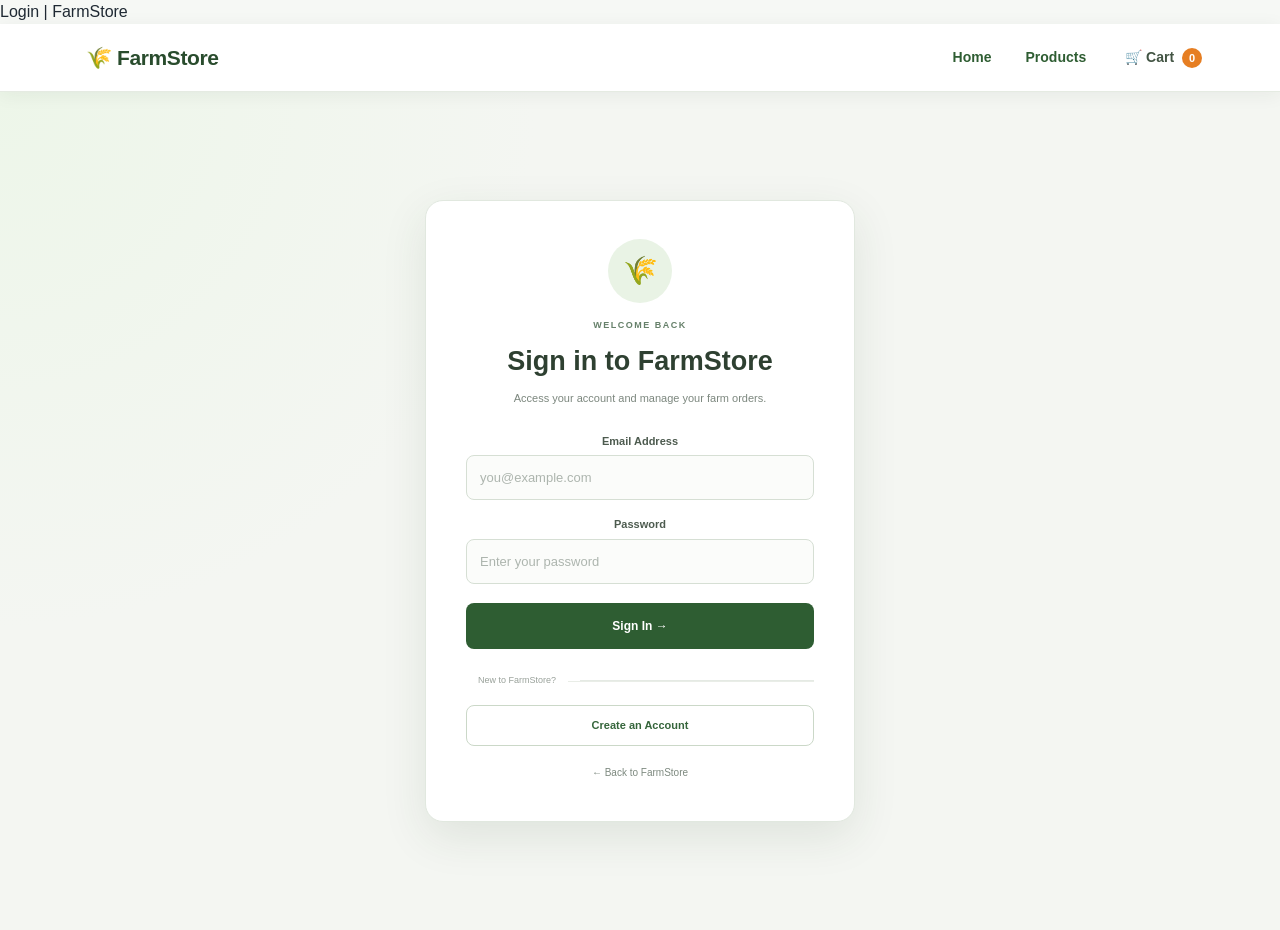
<file: frontend/login.html>
<!DOCTYPE html> <html lang="en"> <head> <meta charset="UTF-8">

<meta
name="viewport"
content="width=device-width, initial-scale=1.0"

<title>Login | FarmStore</title> <link rel="stylesheet" href="css/style.css" > </head> <body> <nav class="navbar">
<a
    href="index.html"
    class="brand"
>
    🌾 FarmStore
</a>

<div class="nav-links">

    <a href="index.html">
        Home
    </a>

    <a href="products.html">
        Products
    </a>

    <a href="cart.html">
        🛒 Cart
        <span
            id="cart-count"
            class="cart-badge"
        >0</span>
    </a>

</div>

</nav> <main class="auth-page">
<div class="auth-card">

    <div class="auth-logo">
        🌾
    </div>

    <span class="auth-label">
        WELCOME BACK
    </span>

    <h1>
        Sign in to FarmStore
    </h1>

    <p class="auth-subtitle">
        Access your account and manage your farm orders.
    </p>


    <div
        id="error"
        class="error-msg"
    ></div>


    <form id="login-form">

        <label for="email">
            Email Address
        </label>

        <input
            type="email"
            id="email"
            placeholder="you@example.com"
            autocomplete="email"
            required
        >


        <label for="password">
            Password
        </label>

        <input
            type="password"
            id="password"
            placeholder="Enter your password"
            autocomplete="current-password"
            required
        >


        <button
            type="submit"
            class="auth-submit"
            id="login-btn"
        >
            Sign In →
        </button>

    </form>


    <div class="auth-divider">
        <span>New to FarmStore?</span>
    </div>


    <a
        href="register.html"
        class="auth-register"
    >
        Create an Account
    </a>


    <a
        href="index.html"
        class="auth-back"
    >
        ← Back to FarmStore
    </a>

</div>

</main> <script src="js/api.js"></script> <script src="js/cart.js"></script> <script src="js/auth.js"></script> <script> document .getElementById("login-form") .addEventListener( "submit", async function(event) { event.preventDefault(); const error = document.getElementById( "error" ); const button = document.getElementById( "login-btn" ); error.textContent = ""; error.style.display = "none"; const email = document .getElementById("email") .value .trim(); const password = document .getElementById("password") .value; button.disabled = true; button.textContent = "Signing In..."; try { await apiCall( "/api/login", "POST", { email, password } ); window.location.href = "index.html"; } catch (err) { error.textContent = err.message; error.style.display = "block"; button.disabled = false; button.textContent = "Sign In →"; } } ); </script> </body> </html>
</file>
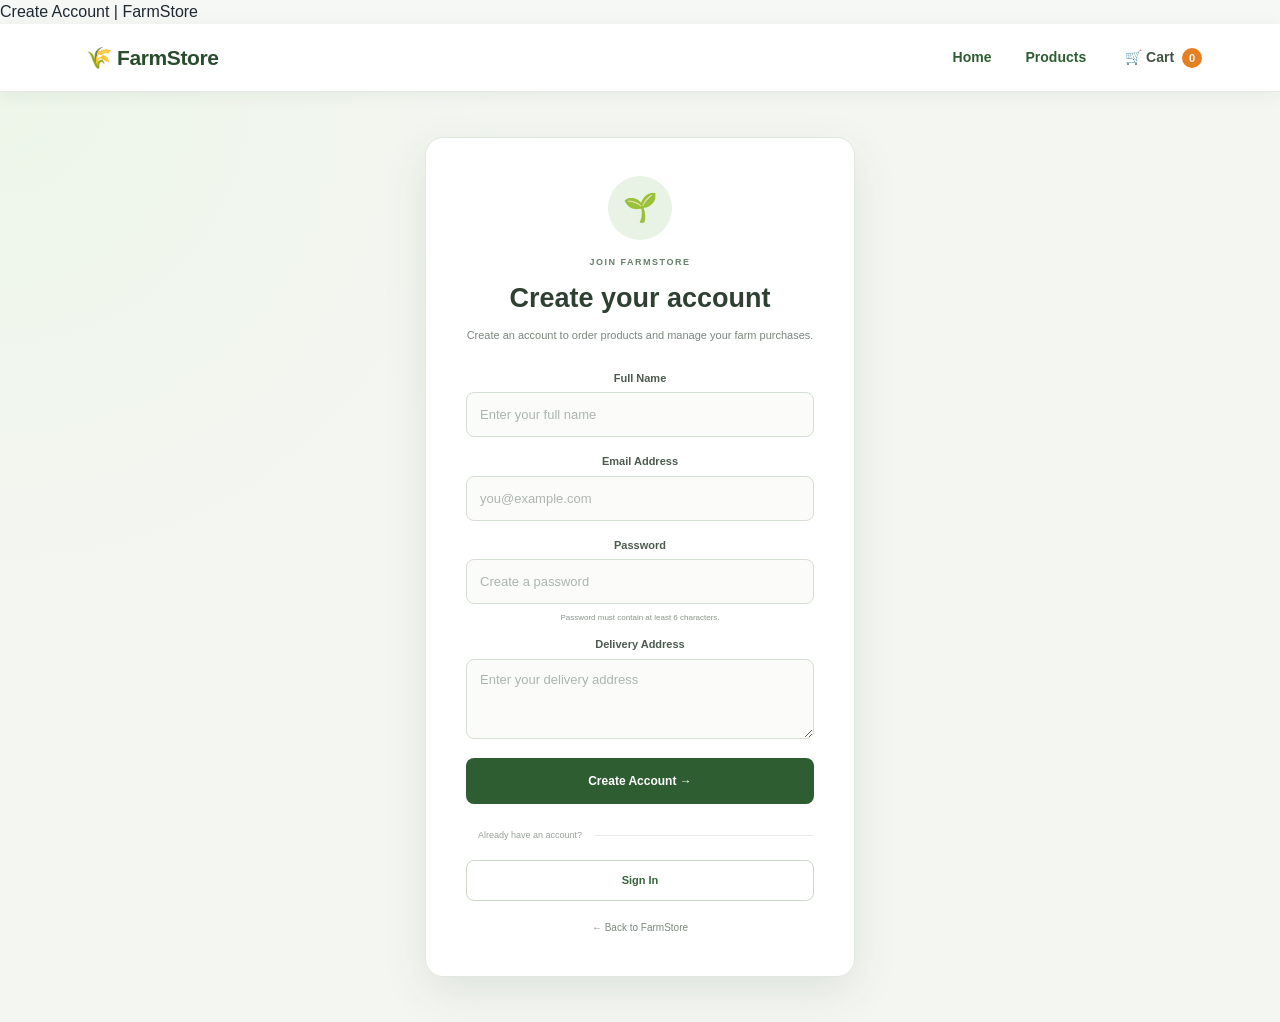
<file: frontend/register.html>
<!DOCTYPE html> <html lang="en"> <head> <meta charset="UTF-8">

<meta
name="viewport"
content="width=device-width, initial-scale=1.0"

<title>Create Account | FarmStore</title> <link rel="stylesheet" href="css/style.css" > </head> <body> <nav class="navbar">
<a
    href="index.html"
    class="brand"
>
    🌾 FarmStore
</a>

<div class="nav-links">

    <a href="index.html">
        Home
    </a>

    <a href="products.html">
        Products
    </a>

    <a href="cart.html">
        🛒 Cart
        <span
            id="cart-count"
            class="cart-badge"
        >0</span>
    </a>

</div>

</nav> <main class="auth-page">
<div class="auth-card">

    <div class="auth-logo">
        🌱
    </div>

    <span class="auth-label">
        JOIN FARMSTORE
    </span>

    <h1>
        Create your account
    </h1>

    <p class="auth-subtitle">
        Create an account to order products
        and manage your farm purchases.
    </p>


    <div
        id="error"
        class="error-msg"
    ></div>


    <form id="register-form">


        <label for="name">
            Full Name
        </label>

        <input
            type="text"
            id="name"
            placeholder="Enter your full name"
            autocomplete="name"
            required
        >


        <label for="email">
            Email Address
        </label>

        <input
            type="email"
            id="email"
            placeholder="you@example.com"
            autocomplete="email"
            required
        >


        <label for="password">
            Password
        </label>

        <input
            type="password"
            id="password"
            placeholder="Create a password"
            autocomplete="new-password"
            minlength="6"
            required
        >

        <small class="auth-help">
            Password must contain at least 6 characters.
        </small>


        <label for="address">
            Delivery Address
        </label>

        <textarea
            id="address"
            placeholder="Enter your delivery address"
            rows="3"
            autocomplete="street-address"
            required
        ></textarea>


        <button
            type="submit"
            class="auth-submit"
            id="register-btn"
        >
            Create Account →
        </button>

    </form>


    <div class="auth-divider">
        <span>Already have an account?</span>
    </div>


    <a
        href="login.html"
        class="auth-register"
    >
        Sign In
    </a>


    <a
        href="index.html"
        class="auth-back"
    >
        ← Back to FarmStore
    </a>

</div>

</main> <script src="js/api.js"></script> <script src="js/cart.js"></script> <script src="js/auth.js"></script> <script> document .getElementById("register-form") .addEventListener( "submit", async function(event) { event.preventDefault(); const error = document.getElementById( "error" ); const button = document.getElementById( "register-btn" ); error.textContent = ""; error.style.display = "none"; const name = document .getElementById("name") .value .trim(); const email = document .getElementById("email") .value .trim(); const password = document .getElementById("password") .value; const address = document .getElementById("address") .value .trim(); if (name.length < 2) { error.textContent = "Please enter your full name."; error.style.display = "block"; return; } if (password.length < 6) { error.textContent = "Password must contain at least 6 characters."; error.style.display = "block"; return; } button.disabled = true; button.textContent = "Creating Account..."; try { await apiCall( "/api/register", "POST", { name, email, password, address } ); window.location.href = "login.html"; } catch (err) { error.textContent = err.message; error.style.display = "block"; button.disabled = false; button.textContent = "Create Account →"; } } ); </script> </body> </html>
</file>
<file: frontend/css/style.css>
* {
    box-sizing: border-box;
    margin: 0;
    padding: 0;
}

:root {
    --green: #2f6b3b;
    --dark-green: #214d2b;
    --light-green: #eef7ef;
    --orange: #f28c28;
    --dark: #1f2933;
    --gray: #6b7280;
    --light-gray: #f5f7f4;
    --white: #ffffff;
    --border: #e5e7eb;
}

body {
    font-family: "Segoe UI", Arial, sans-serif;
    background: #f6f8f5;
    color: var(--dark);
    line-height: 1.5;
}

/* =========================
   NAVBAR
========================= */

.navbar {
    position: sticky;
    top: 0;
    z-index: 1000;
    min-height: 70px;
    padding: 0 5%;
    background: rgba(33, 77, 43, 0.97);
    backdrop-filter: blur(10px);
    display: flex;
    align-items: center;
    justify-content: space-between;
    box-shadow: 0 3px 15px rgba(0, 0, 0, 0.12);
}

.navbar .brand {
    color: white;
    font-size: 25px;
    font-weight: 800;
    letter-spacing: -0.5px;
}

.navbar a {
    color: white;
    text-decoration: none;
    margin-left: 22px;
    font-size: 15px;
    font-weight: 500;
    transition: 0.2s ease;
}

.navbar a:hover {
    color: #ffd59b;
}

.cart-badge {
    display: inline-flex;
    align-items: center;
    justify-content: center;
    min-width: 22px;
    height: 22px;
    padding: 0 6px;
    background: var(--orange);
    color: white;
    border-radius: 50px;
    font-size: 12px;
    font-weight: 700;
    margin-left: 5px;
}

/* =========================
   LAYOUT
========================= */

.container {
    width: min(1200px, 92%);
    margin: 0 auto;
    padding: 45px 0;
}

h1 {
    font-size: 36px;
    font-weight: 800;
    color: var(--dark-green);
    margin-bottom: 10px;
}

h2 {
    font-size: 27px;
    color: var(--dark-green);
    margin: 45px 0 20px;
}

h3 {
    color: var(--dark-green);
}

/* =========================
   CATEGORY BUTTONS
========================= */

.categories {
    display: flex;
    gap: 12px;
    flex-wrap: wrap;
    margin: 25px 0;
}

.categories a {
    background: white;
    border: 1px solid #d8e2d7;
    padding: 10px 20px;
    border-radius: 50px;
    text-decoration: none;
    color: var(--green);
    font-size: 14px;
    font-weight: 600;
    transition: all 0.25s ease;
    box-shadow: 0 2px 6px rgba(0, 0, 0, 0.04);
}

.categories a:hover,
.categories a.active {
    background: var(--green);
    border-color: var(--green);
    color: white;
    transform: translateY(-2px);
    box-shadow: 0 5px 12px rgba(47, 107, 59, 0.2);
}

/* =========================
   PRODUCT GRID
========================= */

.product-grid {
    display: grid;
    grid-template-columns: repeat(auto-fill, minmax(240px, 1fr));
    gap: 25px;
}

/* =========================
   PRODUCT CARD
========================= */

.product-card {
    position: relative;
    background: white;
    border-radius: 16px;
    overflow: hidden;
    border: 1px solid #e8ece7;
    box-shadow: 0 4px 15px rgba(0, 0, 0, 0.06);
    display: flex;
    flex-direction: column;
    transition: transform 0.25s ease, box-shadow 0.25s ease;
}

.product-card:hover {
    transform: translateY(-7px);
    box-shadow: 0 15px 30px rgba(0, 0, 0, 0.12);
}

/* Product image */

.product-card > a {
    display: block;
    overflow: hidden;
    background: #f3f5f2;
}

.product-card img {
    width: 100%;
    height: 210px;
    display: block;
    object-fit: cover;
    transition: transform 0.4s ease;
}

.product-card:hover img {
    transform: scale(1.06);
}

/* Product information */

.product-card .info {
    padding: 18px;
    flex: 1;
    display: flex;
    flex-direction: column;
}

.product-card h3 {
    font-size: 17px;
    line-height: 1.35;
    margin-bottom: 8px;
}

.product-card .qty {
    font-size: 13px;
    color: var(--gray);
    margin-bottom: 5px;
}

.product-card .price {
    font-size: 22px;
    font-weight: 800;
    color: var(--orange);
    margin: 8px 0 16px;
}

/* =========================
   BUTTONS
========================= */

.btn {
    background: var(--green);
    color: white;
    border: none;
    padding: 11px 18px;
    border-radius: 9px;
    cursor: pointer;
    font-size: 14px;
    font-weight: 600;
    text-decoration: none;
    display: inline-block;
    text-align: center;
    transition: all 0.2s ease;
}

.product-card .btn {
    margin-top: auto;
}

.btn:hover {
    background: var(--dark-green);
    transform: translateY(-1px);
    box-shadow: 0 5px 12px rgba(33, 77, 43, 0.2);
}

.btn.secondary {
    background: var(--orange);
}

.btn.secondary:hover {
    background: #d97618;
}

/* =========================
   FORMS
========================= */

.form-box {
    background: white;
    width: min(430px, 100%);
    margin: 50px auto;
    padding: 35px;
    border-radius: 18px;
    border: 1px solid var(--border);
    box-shadow: 0 12px 35px rgba(0, 0, 0, 0.08);
}

.form-box h1,
.form-box h2 {
    margin-top: 0;
}

.form-box input,
.form-box textarea {
    width: 100%;
    padding: 12px 14px;
    margin-bottom: 15px;
    border: 1px solid #d5d9d5;
    border-radius: 9px;
    font-size: 14px;
    outline: none;
    transition: 0.2s;
}

.form-box input:focus,
.form-box textarea:focus {
    border-color: var(--green);
    box-shadow: 0 0 0 3px rgba(47, 107, 59, 0.1);
}

.form-box .btn {
    width: 100%;
}

.error-msg {
    color: #c0392b;
    background: #fff0ee;
    padding: 10px 12px;
    border-radius: 8px;
    margin-bottom: 14px;
    font-size: 14px;
}

.success-msg {
    color: #277a3c;
    background: #eef9f0;
    padding: 10px 12px;
    border-radius: 8px;
    margin-bottom: 14px;
    font-size: 14px;
}

/* =========================
   TABLES / CART / ORDERS
========================= */

table {
    width: 100%;
    border-collapse: collapse;
    background: white;
    border-radius: 14px;
    overflow: hidden;
    box-shadow: 0 4px 15px rgba(0, 0, 0, 0.05);
}

table th,
table td {
    padding: 15px;
    border-bottom: 1px solid #edf0ed;
    text-align: left;
    font-size: 14px;
}

table th {
    background: #edf5ed;
    color: var(--dark-green);
    font-weight: 700;
}

.qty-controls {
    display: flex;
    align-items: center;
    gap: 5px;
}

.qty-controls button {
    background: #edf0ed;
    border: none;
    width: 30px;
    height: 30px;
    cursor: pointer;
    border-radius: 7px;
    font-weight: bold;
}

.qty-controls button:hover {
    background: var(--green);
    color: white;
}

.order-card {
    background: white;
    border-radius: 14px;
    padding: 20px;
    margin-bottom: 18px;
    border: 1px solid var(--border);
    box-shadow: 0 4px 14px rgba(0, 0, 0, 0.05);
}

.status-badge {
    background: #dcf5e2;
    color: #17652a;
    padding: 5px 12px;
    border-radius: 50px;
    font-size: 12px;
    font-weight: 600;
}

.muted {
    color: var(--gray);
    font-size: 14px;
}

/* =========================
   RESPONSIVE
========================= */

@media (max-width: 700px) {
    .navbar {
        padding: 15px 4%;
        gap: 12px;
    }

    .navbar .brand {
        font-size: 21px;
    }

    .navbar a {
        margin-left: 10px;
        font-size: 13px;
    }

    .container {
        width: 94%;
        padding: 30px 0;
    }

    h1 {
        font-size: 28px;
    }

    h2 {
        font-size: 23px;
        margin-top: 35px;
    }

    .product-grid {
        grid-template-columns: repeat(2, minmax(0, 1fr));
        gap: 14px;
    }

    .product-card img {
        height: 160px;
    }

    .product-card .info {
        padding: 13px;
    }

    .product-card h3 {
        font-size: 14px;
    }

    .product-card .price {
        font-size: 18px;
    }

    .btn {
        padding: 9px 12px;
        font-size: 13px;
    }

    .form-box {
        padding: 25px;
        margin: 30px auto;
    }
}

@media (max-width: 400px) {
    .product-grid {
        grid-template-columns: 1fr;
    }

    .product-card img {
        height: 210px;
    }
}
/* =========================
   FARMSTORE HERO
========================= */
.hero {
    min-height: 430px;
    margin: 10px 0 40px;
    padding: 60px;
    border-radius: 24px;
    position: relative;
    overflow: hidden;

    background:
        linear-gradient(
            90deg,
            rgba(20, 55, 25, 0.95) 0%,
            rgba(25, 65, 30, 0.78) 45%,
            rgba(25, 65, 30, 0.25) 100%
        ),
        url("../images/heavy-tractor.jpg") center/cover no-repeat;

    color: white;
    display: flex;
    align-items: center;

    box-shadow: 0 15px 35px rgba(35, 70, 40, 0.20);
}


.hero::before {
    content: "";
    position: absolute;
    width: 500px;
    height: 500px;
    right: -150px;
    top: -180px;
    border-radius: 50%;
    background: rgba(242, 140, 40, 0.18);
}

.hero::after {
    content: "";
    position: absolute;
    width: 350px;
    height: 350px;
    right: 120px;
    bottom: -250px;
    border-radius: 50%;
    background: rgba(255, 255, 255, 0.08);
}

.hero-content {
    position: relative;
    z-index: 2;
    max-width: 650px;
}

.hero-tag {
    display: inline-block;
    padding: 8px 16px;
    margin-bottom: 20px;

    background: rgba(255, 255, 255, 0.13);
    border: 1px solid rgba(255, 255, 255, 0.25);
    border-radius: 50px;

    font-size: 13px;
    font-weight: 600;
}

.hero h1 {
    color: white;
    font-size: clamp(42px, 6vw, 68px);
    line-height: 1.05;
    letter-spacing: -2px;
    margin-bottom: 20px;
}

.hero p {
    max-width: 580px;
    color: rgba(255, 255, 255, 0.88);
    font-size: 18px;
    line-height: 1.7;
    margin-bottom: 30px;
}

.hero-buttons {
    display: flex;
    gap: 12px;
    flex-wrap: wrap;
}

.hero-btn {
    padding: 13px 24px;
    border-radius: 9px;
}

.hero .btn {
    background: #f28c28;
}

.hero .btn:hover {
    background: #d97618;
}

.hero .btn.secondary {
    background: rgba(255, 255, 255, 0.12);
    border: 1px solid rgba(255, 255, 255, 0.35);
}

.hero .btn.secondary:hover {
    background: white;
    color: #2f6b3b;
}

.hero-decoration {
    position: absolute;
    right: 8%;
    bottom: -40px;

    font-size: 260px;
    opacity: 0.13;

    transform: rotate(-8deg);
    user-select: none;
}

/* =========================
   HERO MOBILE
========================= */

@media (max-width: 700px) {

    .hero {
        min-height: 430px;
        padding: 55px 6%;
    }

    .hero h1 {
        font-size: 43px;
        letter-spacing: -1px;
    }

    .hero p {
        font-size: 15px;
    }

    .hero-decoration {
        right: -25px;
        bottom: -35px;
        font-size: 180px;
    }
}
/* =========================
   MODERN NAVBAR
========================= */

.navbar {
    min-height: 72px;
    padding: 0 5%;
    background: rgba(33, 77, 43, 0.98);
    display: flex;
    align-items: center;
    justify-content: space-between;
    position: sticky;
    top: 0;
    z-index: 1000;
    box-shadow: 0 4px 18px rgba(0, 0, 0, 0.12);
}

.navbar .brand {
    display: flex;
    align-items: center;
    gap: 9px;
    color: white;
    text-decoration: none;
    font-size: 25px;
    font-weight: 800;
}

.brand-icon {
    font-size: 27px;
}

.nav-links {
    display: flex;
    align-items: center;
    gap: 8px;
}

.nav-links .nav-item {
    color: rgba(255, 255, 255, 0.9);
    text-decoration: none;
    padding: 10px 15px;
    border-radius: 8px;
    font-size: 14px;
    font-weight: 600;
    margin-left: 0;
    transition: all 0.2s ease;
}

.nav-links .nav-item:hover {
    background: rgba(255, 255, 255, 0.12);
    color: white;
}

.cart-link {
    display: flex !important;
    align-items: center;
    gap: 5px;
}

.cart-badge {
    display: inline-flex;
    align-items: center;
    justify-content: center;
    min-width: 21px;
    height: 21px;
    padding: 0 6px;
    background: #f28c28;
    color: white;
    border-radius: 50px;
    font-size: 11px;
    font-weight: 800;
}

/* Mobile navbar */

@media (max-width: 650px) {

    .navbar {
        min-height: 65px;
        padding: 0 4%;
    }

    .navbar .brand {
        font-size: 20px;
    }

    .brand-icon {
        font-size: 22px;
    }

    .nav-links {
        gap: 2px;
    }

    .nav-links .nav-item {
        padding: 8px;
        font-size: 12px;
    }
}
/* =========================================
   MODERN PRODUCT CARDS
   ========================================= */

.product-card {
    background: #fff;
    border-radius: 16px;
    overflow: hidden;
    border: 1px solid #e8eee6;
    box-shadow: 0 4px 15px rgba(35, 70, 40, 0.08);
    transition: transform 0.25s ease, box-shadow 0.25s ease;
}

.product-card:hover {
    transform: translateY(-6px);
    box-shadow: 0 12px 28px rgba(35, 70, 40, 0.16);
}

.product-image {
    display: block;
    position: relative;
    overflow: hidden;
    background: #f3f6f1;
}

.product-card img {
    width: 100%;
    height: 210px;
    object-fit: cover;
    display: block;
    transition: transform 0.35s ease;
}

.product-card:hover img {
    transform: scale(1.05);
}

.product-card .info {
    padding: 18px;
}

.product-category {
    display: inline-block;
    color: #6b806b;
    font-size: 12px;
    font-weight: 600;
    text-transform: uppercase;
    letter-spacing: 0.6px;
    margin-bottom: 7px;
}

.product-card h3 {
    color: #243b27;
    font-size: 17px;
    line-height: 1.4;
    margin-bottom: 14px;
}

.product-bottom {
    display: flex;
    align-items: center;
    justify-content: space-between;
}

.product-card .price {
    color: #e67e22;
    font-size: 20px;
    font-weight: 700;
    margin: 0 0 5px;
}

.product-card .qty {
    color: #5d735f;
    font-size: 12px;
    margin: 0;
}

.quick-view {
    width: 42px;
    height: 42px;
    border-radius: 50%;
    background: #2e5d32;
    color: white;
    text-decoration: none;
    display: flex;
    align-items: center;
    justify-content: center;
    font-size: 22px;
    transition: all 0.2s ease;
}

.quick-view:hover {
    background: #e67e22;
    transform: scale(1.08);
}

/* =========================================
   MODERN PAGE HEADINGS
   ========================================= */

.container h1 {
    font-size: 32px;
    margin-bottom: 22px;
    color: #243b27;
}

.container h2 {
    font-size: 25px;
    margin-top: 35px;
    margin-bottom: 18px;
    color: #243b27;
}

/* =========================================
   CATEGORY CARDS
   ========================================= */

.categories {
    display: grid;
    grid-template-columns: repeat(auto-fit, minmax(210px, 1fr));
    gap: 16px;
}

.category-card {
    background: white;
    border: 1px solid #e3ebe1;
    border-radius: 14px;
    padding: 20px;
    display: flex;
    align-items: center;
    gap: 15px;
    text-decoration: none;
    color: #243b27;
    transition: all 0.25s ease;
}

.category-card:hover {
    transform: translateY(-4px);
    border-color: #2e5d32;
    box-shadow: 0 8px 20px rgba(35, 70, 40, 0.12);
}

.category-icon {
    width: 52px;
    height: 52px;
    border-radius: 14px;
    background: #edf5eb;
    display: flex;
    align-items: center;
    justify-content: center;
    font-size: 27px;
    flex-shrink: 0;
}

.category-card h3 {
    margin: 0 0 4px;
    font-size: 16px;
}

.category-card span {
    color: #718071;
    font-size: 12px;
}

/* =========================================
   MOBILE
   ========================================= */

@media (max-width: 600px) {
    .container {
        padding: 18px;
    }

    .container h1 {
        font-size: 26px;
    }

    .product-grid {
        grid-template-columns: repeat(2, 1fr);
        gap: 12px;
    }

    .product-card img {
        height: 150px;
    }

    .product-card .info {
        padding: 12px;
    }

    .product-card h3 {
        font-size: 14px;
    }

    .product-card .price {
        font-size: 17px;
    }

    .quick-view {
        width: 36px;
        height: 36px;
    }
}
/* =========================================
   TRUST / STATISTICS BAR
   ========================================= */

.stats-bar {
    max-width: 1100px;
    margin: -5px auto 35px;
    padding: 20px 25px;

    background: white;
    border: 1px solid #e5ebe3;
    border-radius: 16px;

    display: grid;
    grid-template-columns: repeat(4, 1fr);
    gap: 10px;

    box-shadow: 0 6px 20px rgba(35, 70, 40, 0.08);
    position: relative;
    z-index: 5;
}

.stat-item {
    display: flex;
    align-items: center;
    gap: 12px;
    padding: 8px 15px;
    border-right: 1px solid #edf0eb;
}

.stat-item:last-child {
    border-right: none;
}

.stat-icon {
    width: 43px;
    height: 43px;
    border-radius: 12px;

    background: #edf5eb;
    color: #2e5d32;

    display: flex;
    align-items: center;
    justify-content: center;

    font-size: 21px;
    flex-shrink: 0;
}

.stat-item strong {
    display: block;
    color: #243b27;
    font-size: 18px;
    margin-bottom: 2px;
}

.stat-item span {
    display: block;
    color: #718071;
    font-size: 11px;
}

/* STATISTICS MOBILE */

@media (max-width: 800px) {
    .stats-bar {
        grid-template-columns: repeat(2, 1fr);
        margin-left: 18px;
        margin-right: 18px;
    }

    .stat-item:nth-child(2) {
        border-right: none;
    }
}

@media (max-width: 500px) {
    .stats-bar {
        grid-template-columns: 1fr;
    }

    .stat-item {
        border-right: none;
        border-bottom: 1px solid #edf0eb;
        padding: 12px 5px;
    }

    .stat-item:last-child {
        border-bottom: none;
    }
}
/* =========================================
   MODERN NAVBAR
   ========================================= */

.navbar {
    background: #ffffff;
    color: #243b27;
    min-height: 72px;
    padding: 0 30px;

    display: flex;
    align-items: center;
    justify-content: space-between;

    border-bottom: 1px solid #e8eee6;
    box-shadow: 0 2px 10px rgba(30, 60, 35, 0.06);

    position: sticky;
    top: 0;
    z-index: 1000;
}

.navbar .brand {
    color: #2e5d32;
    text-decoration: none;
    font-size: 24px;
    font-weight: 800;
    letter-spacing: -0.5px;
}

.navbar .brand:hover {
    text-decoration: none;
}

.nav-links {
    display: flex;
    align-items: center;
    gap: 6px;
}

.nav-links > a {
    color: #405442;
    text-decoration: none;
    margin-left: 0;
    padding: 10px 14px;
    border-radius: 8px;
    font-size: 14px;
    font-weight: 600;
    transition: all 0.2s ease;
}

.nav-links > a:hover {
    color: #2e5d32;
    background: #edf5eb;
    text-decoration: none;
}

.nav-links > a[href="cart.html"] {
    background: #2e5d32;
    color: white;
}

.nav-links > a[href="cart.html"]:hover {
    background: #244a27;
    color: white;
}

.cart-badge {
    background: #e67e22;
    color: white;
    border-radius: 20px;
    padding: 2px 7px;
    font-size: 11px;
    font-weight: 700;
    margin-left: 4px;
}

#nav-right {
    display: flex;
    align-items: center;
    gap: 8px;
}

#nav-right a {
    color: #405442;
    text-decoration: none;
    padding: 9px 12px;
    border-radius: 8px;
    font-size: 14px;
    font-weight: 600;
}

#nav-right a:hover {
    background: #edf5eb;
    color: #2e5d32;
}

/* NAVBAR MOBILE */

@media (max-width: 650px) {
    .navbar {
        padding: 12px 16px;
        min-height: auto;
    }

    .navbar .brand {
        font-size: 20px;
        width: 100%;
        margin-bottom: 8px;
    }

    .nav-links {
        width: 100%;
        justify-content: space-between;
        gap: 3px;
    }

    .nav-links > a {
        padding: 8px 7px;
        font-size: 12px;
    }

    #nav-right a {
        padding: 8px 7px;
        font-size: 12px;
    }
}
/* ================================
   MODERN PRODUCT CARD DESIGN
   ================================ */

.product-card {
    background: #ffffff;
    border-radius: 18px;
    overflow: hidden;
    border: 1px solid #e6ebe4;
    box-shadow: 0 5px 20px rgba(38, 70, 42, 0.08);
    transition: transform 0.25s ease, box-shadow 0.25s ease;
}

.product-card:hover {
    transform: translateY(-7px);
    box-shadow: 0 15px 35px rgba(38, 70, 42, 0.16);
}

.product-image {
    display: block;
    position: relative;
    overflow: hidden;
    background: #f3f6f1;
}

.product-card img {
    width: 100%;
    height: 220px;
    object-fit: cover;
    display: block;
    transition: transform 0.4s ease;
}

.product-card:hover img {
    transform: scale(1.06);
}

.product-card .info {
    padding: 18px;
}

.product-category {
    display: inline-block;
    font-size: 11px;
    font-weight: 700;
    color: #5c7c5f;
    background: #edf5eb;
    padding: 5px 9px;
    border-radius: 20px;
    text-transform: uppercase;
    letter-spacing: 0.5px;
    margin-bottom: 9px;
}

.product-card h3 {
    font-size: 17px;
    color: #263b29;
    margin-bottom: 14px;
}

.product-bottom {
    display: flex;
    justify-content: space-between;
    align-items: center;
}

.product-card .price {
    font-size: 21px;
    font-weight: 800;
    color: #e67e22;
    margin: 0 0 5px;
}

.product-card .qty {
    font-size: 12px;
    color: #5f6d61;
    margin: 0;
}

.quick-view {
    width: 42px;
    height: 42px;
    border-radius: 50%;
    background: #2e5d32;
    color: white;
    text-decoration: none;
    display: flex;
    align-items: center;
    justify-content: center;
    font-size: 22px;
    transition: all 0.2s ease;
}

.quick-view:hover {
    background: #e67e22;
    transform: scale(1.08);
}

/* Category cards */
.category-card {
    background: white;
    border: 1px solid #e2e9df;
    border-radius: 16px;
    padding: 20px;
    text-decoration: none;
    color: #263b29;
    display: flex;
    align-items: center;
    gap: 15px;
    transition: all 0.25s ease;
    box-shadow: 0 4px 15px rgba(0,0,0,0.05);
}

.category-card:hover {
    transform: translateY(-4px);
    border-color: #7da77f;
    box-shadow: 0 10px 25px rgba(46,93,50,0.12);
}

.category-icon {
    width: 55px;
    height: 55px;
    border-radius: 14px;
    background: #eef6eb;
    display: flex;
    align-items: center;
    justify-content: center;
    font-size: 28px;
    flex-shrink: 0;
}

.category-card h3 {
    margin: 0 0 5px;
    font-size: 16px;
}

.category-card span {
    font-size: 12px;
    color: #718071;
}

/* Mobile */
@media (max-width: 600px) {
    .container {
        padding: 18px;
    }

    .product-grid {
        grid-template-columns: repeat(2, 1fr);
        gap: 12px;
    }

    .product-card img {
        height: 150px;
    }

    .product-card .info {
        padding: 12px;
    }

    .product-card h3 {
        font-size: 14px;
    }

    .product-card .price {
        font-size: 17px;
    }

    .quick-view {
        width: 35px;
        height: 35px;
        font-size: 18px;
    }
}
/* =================================
   PREMIUM HOMEPAGE HERO
   ================================= */

.hero {
    max-width: 1200px;
    margin: 28px auto 45px;
    padding: 70px 60px;
    border-radius: 28px;
    min-height: 430px;
    position: relative;
    overflow: hidden;

    display: flex;
    align-items: center;
    justify-content: space-between;
    gap: 40px;

    background:
        radial-gradient(circle at 85% 20%, rgba(139, 190, 116, 0.25), transparent 30%),
        linear-gradient(135deg, #173d20 0%, #2e6b35 55%, #4d8748 100%);

    color: white;
    box-shadow: 0 18px 45px rgba(32, 76, 38, 0.22);
}

.hero-content {
    max-width: 650px;
    position: relative;
    z-index: 2;
}

.hero-tag {
    display: inline-block;
    background: rgba(255,255,255,0.13);
    border: 1px solid rgba(255,255,255,0.2);
    padding: 8px 14px;
    border-radius: 30px;
    font-size: 13px;
    margin-bottom: 18px;
}

.hero h1 {
    color: white;
    font-size: clamp(42px, 6vw, 68px);
    line-height: 1.02;
    margin-bottom: 20px;
    letter-spacing: -2px;
}

.hero p {
    color: rgba(255,255,255,0.88);
    font-size: 17px;
    line-height: 1.7;
    max-width: 590px;
    margin-bottom: 28px;
}

.hero-buttons {
    display: flex;
    gap: 12px;
    flex-wrap: wrap;
}

.hero-btn {
    background: #f39a3f;
    padding: 13px 22px;
    border-radius: 9px;
    font-weight: 700;
    color: white;
}

.hero-btn:hover {
    background: #e67e22;
}

.hero-btn-outline {
    background: rgba(255,255,255,0.1);
    border: 1px solid rgba(255,255,255,0.35);
    padding: 13px 22px;
    border-radius: 9px;
    font-weight: 600;
    color: white;
}

.hero-btn-outline:hover {
    background: white;
    color: #2e5d32;
}

.hero-decoration {
    position: absolute;
    right: -40px;
    bottom: -70px;
    font-size: 250px;
    opacity: 0.10;
    transform: rotate(-8deg);
}

.hero-visual {
    width: 280px;
    height: 280px;
    position: relative;
    flex-shrink: 0;
    display: flex;
    align-items: center;
    justify-content: center;
}

.hero-circle {
    width: 230px;
    height: 230px;
    border-radius: 50%;
    background: rgba(255,255,255,0.12);
    border: 1px solid rgba(255,255,255,0.2);
    display: flex;
    align-items: center;
    justify-content: center;
    font-size: 105px;
    box-shadow: inset 0 0 50px rgba(255,255,255,0.06);
}

.floating-card {
    position: absolute;
    right: -5px;
    bottom: 5px;
    background: white;
    color: #263b29;
    padding: 14px 18px;
    border-radius: 13px;
    box-shadow: 0 12px 30px rgba(0,0,0,0.2);
    display: flex;
    flex-direction: column;
    gap: 3px;
    min-width: 170px;
}

.floating-card strong {
    font-size: 14px;
}

.floating-card span {
    font-size: 11px;
    color: #718071;
}

/* Homepage sections */
main.container {
    max-width: 1200px;
}

main.container > section {
    margin-bottom: 45px;
}

main.container h2 {
    font-size: 30px;
    margin-bottom: 20px;
}

/* Responsive hero */
@media (max-width: 750px) {
    .hero {
        margin: 18px;
        padding: 45px 25px;
        min-height: auto;
    }

    .hero-visual {
        display: none;
    }

    .hero h1 {
        font-size: 44px;
    }

    .hero p {
        font-size: 15px;
    }
}
/* =================================
   PREMIUM NAVBAR
   ================================= */

.navbar {
    position: sticky;
    top: 0;
    z-index: 1000;
    min-height: 70px;
    padding: 0 35px;

    background: rgba(255, 255, 255, 0.96);
    color: #263b29;
    border-bottom: 1px solid #e8eee6;

    box-shadow: 0 3px 18px rgba(30, 60, 35, 0.06);
}

.navbar .brand {
    color: #24552b;
    font-size: 23px;
    font-weight: 800;
    text-decoration: none;
    letter-spacing: -0.5px;
}

.nav-links {
    display: flex;
    align-items: center;
    gap: 6px;
}

.navbar .nav-links > a {
    color: #445548;
    text-decoration: none;
    margin-left: 0;
    padding: 10px 14px;
    border-radius: 8px;
    font-size: 14px;
    font-weight: 600;
    transition: all 0.2s ease;
}

.navbar .nav-links > a:hover {
    color: #2e5d32;
    background: #eef5ec;
}

.navbar .nav-links > a:first-child {
    color: #2e5d32;
}

.navbar #nav-right {
    display: flex;
    align-items: center;
    gap: 6px;
}

.navbar #nav-right a {
    color: #445548;
    text-decoration: none;
    padding: 10px 14px;
    border-radius: 8px;
    font-size: 14px;
    font-weight: 600;
}

.navbar #nav-right a:hover {
    background: #eef5ec;
    color: #2e5d32;
}

.cart-badge {
    display: inline-flex;
    align-items: center;
    justify-content: center;

    min-width: 20px;
    height: 20px;
    padding: 0 6px;

    background: #e67e22;
    color: white;
    border-radius: 20px;

    font-size: 11px;
    font-weight: 700;
    margin-left: 3px;
}

/* Mobile navbar */
@media (max-width: 700px) {
    .navbar {
        padding: 12px 18px;
        gap: 10px;
    }

    .navbar .brand {
        font-size: 19px;
    }

    .nav-links {
        width: 100%;
        justify-content: center;
        flex-wrap: wrap;
    }

    .navbar .nav-links > a,
    .navbar #nav-right a {
        padding: 7px 9px;
        font-size: 12px;
    }
}
/* =================================
   PREMIUM PRODUCT DETAILS
   ================================= */

.product-detail-page {
    padding: 35px 0;
}

.product-detail-card {
    background: #ffffff;
    border: 1px solid #e5ebe3;
    border-radius: 24px;
    overflow: hidden;
    display: grid;
    grid-template-columns: 1fr 1fr;
    box-shadow: 0 12px 40px rgba(38, 70, 42, 0.10);
}

.product-detail-image {
    min-height: 500px;
    background: #f3f6f1;
    display: flex;
    align-items: center;
    justify-content: center;
    padding: 35px;
}

.product-detail-image img {
    width: 100%;
    height: 430px;
    object-fit: contain;
    border-radius: 16px;
    transition: transform 0.4s ease;
}

.product-detail-image img:hover {
    transform: scale(1.04);
}

.product-detail-info {
    padding: 50px 45px;
    display: flex;
    flex-direction: column;
    justify-content: center;
}

.product-detail-info h1 {
    color: #263b29;
    font-size: 38px;
    line-height: 1.15;
    margin: 12px 0 10px;
}

.product-rating {
    color: #e67e22;
    font-size: 16px;
    margin-bottom: 22px;
}

.product-rating span {
    color: #788278;
    font-size: 12px;
    margin-left: 8px;
}

.product-description {
    color: #657065;
    line-height: 1.7;
    font-size: 15px;
    margin-bottom: 22px;
}

.detail-price {
    color: #e67e22;
    font-size: 34px;
    font-weight: 800;
    margin-bottom: 6px;
}

.detail-stock {
    color: #378047;
    font-size: 13px;
    font-weight: 600;
    margin-bottom: 25px;
}

.purchase-area {
    display: flex;
    align-items: end;
    gap: 15px;
    margin-bottom: 20px;
}

.quantity-box label {
    display: block;
    color: #59655a;
    font-size: 12px;
    font-weight: 600;
    margin-bottom: 7px;
}

.quantity-control {
    display: flex;
    align-items: center;
    border: 1px solid #d9e1d7;
    border-radius: 9px;
    overflow: hidden;
    height: 46px;
}

.quantity-control button {
    width: 40px;
    height: 100%;
    border: none;
    background: #f1f5ef;
    color: #2e5d32;
    font-size: 20px;
    cursor: pointer;
}

.quantity-control button:hover {
    background: #dfeadd;
}

.quantity-control input {
    width: 50px;
    height: 100%;
    border: none;
    text-align: center;
    font-size: 15px;
    outline: none;
}

.add-cart-large {
    height: 46px;
    padding: 0 28px;
    font-weight: 700;
    font-size: 14px;
    border-radius: 9px;
}

.product-benefits {
    border-top: 1px solid #edf0eb;
    padding-top: 20px;
    margin-top: 10px;

    display: flex;
    gap: 20px;
    flex-wrap: wrap;
}

.product-benefits div {
    display: flex;
    align-items: center;
    gap: 7px;
    color: #657065;
    font-size: 11px;
}

.product-benefits strong {
    font-size: 17px;
}

/* Product page mobile */
@media (max-width: 800px) {
    .product-detail-card {
        grid-template-columns: 1fr;
    }

    .product-detail-image {
        min-height: 300px;
        padding: 20px;
    }

    .product-detail-image img {
        height: 280px;
    }

    .product-detail-info {
        padding: 30px 22px;
    }

    .product-detail-info h1 {
        font-size: 30px;
    }

    .purchase-area {
        align-items: stretch;
        flex-direction: column;
    }

    .add-cart-large {
        width: 100%;
    }
}
/* Product action buttons */

.product-actions {
    display: flex;
    gap: 10px;
}

.buy-now-btn {
    height: 46px;
    padding: 0 25px;
    background: #263b29;
    font-weight: 700;
    border-radius: 9px;
}

.buy-now-btn:hover {
    background: #173d20;
}

@media (max-width: 800px) {
    .product-actions {
        flex-direction: column;
    }

    .product-actions .btn {
        width: 100%;
    }
}
/* =========================================
   MODERN CART PAGE
   ========================================= */

#cart-box {
    margin-top: 20px;
}

#cart-box table {
    border-collapse: separate;
    border-spacing: 0;
    overflow: hidden;
    border-radius: 16px;
    box-shadow: 0 4px 20px rgba(0, 0, 0, 0.07);
}

#cart-box table th {
    background: #2e5d32;
    color: white;
    padding: 16px;
    font-size: 14px;
}

#cart-box table td {
    padding: 16px;
    background: white;
    vertical-align: middle;
}

#cart-box table tr:hover td {
    background: #f8fbf7;
}

#cart-box table img {
    width: 65px !important;
    height: 65px !important;
    border-radius: 10px !important;
    object-fit: cover;
    border: 1px solid #e4e9e1;
}

.qty-controls {
    background: #f1f4ef;
    border-radius: 10px;
    padding: 4px !important;
    width: fit-content;
}

.qty-controls button {
    background: white;
    border: 1px solid #d8dfd5;
    width: 32px;
    height: 32px;
    border-radius: 8px;
    font-size: 18px;
    font-weight: bold;
    color: #2e5d32;
    transition: 0.2s;
}

.qty-controls button:hover {
    background: #2e5d32;
    color: white;
}

#cart-box h2 {
    text-align: right;
    font-size: 24px;
    color: #222;
    background: white;
    padding: 20px;
    border-radius: 14px;
    margin-top: 20px !important;
    box-shadow: 0 3px 15px rgba(0,0,0,0.06);
}

#checkout-btn {
    float: right;
    padding: 13px 30px;
    border-radius: 10px;
    font-size: 16px;
    font-weight: 600;
    box-shadow: 0 4px 12px rgba(230, 126, 34, 0.25);
    transition: 0.2s;
}

#checkout-btn:hover {
    transform: translateY(-2px);
}

/* Empty cart */

#cart-box .muted {
    background: white;
    padding: 50px;
    text-align: center;
    border-radius: 16px;
    box-shadow: 0 4px 20px rgba(0,0,0,0.06);
}

#cart-box .muted a {
    color: #2e5d32;
    font-weight: 600;
}

/* Mobile cart */

@media (max-width: 700px) {

    .container {
        padding: 15px;
    }

    #cart-box {
        overflow-x: auto;
    }

    #cart-box table {
        min-width: 650px;
    }

    #cart-box h2 {
        text-align: left;
    }

    #checkout-btn {
        float: none;
        width: 100%;
    }
}
/* =========================================
   PRODUCTS PAGE - MODERN MARKETPLACE
   ========================================= */

.products-header {
    background:
        linear-gradient(135deg, rgba(35, 83, 42, 0.96), rgba(67, 121, 65, 0.92)),
        radial-gradient(circle at 80% 20%, rgba(255,255,255,0.15), transparent 40%);
    color: white;
    padding: 55px 24px;
    margin-bottom: 30px;
}

.products-header > div {
    max-width: 1100px;
    margin: auto;
}

.products-header .section-label {
    display: inline-block;
    color: #d7efcf;
    font-size: 12px;
    font-weight: 700;
    letter-spacing: 2px;
    margin-bottom: 10px;
}

.products-header h1 {
    color: white;
    font-size: clamp(32px, 5vw, 48px);
    margin-bottom: 10px;
}

.products-header p {
    color: #e8f2e6;
    font-size: 17px;
    max-width: 600px;
}

/* SHOP TOOLBAR */

.shop-toolbar {
    display: flex;
    justify-content: space-between;
    align-items: center;
    gap: 20px;
    margin-bottom: 20px;
    padding: 18px;
    background: white;
    border-radius: 16px;
    box-shadow: 0 3px 15px rgba(0,0,0,0.06);
}

#product-count {
    color: #2e5d32;
    font-size: 17px;
}

.shop-controls {
    display: flex;
    gap: 10px;
}

#search-input,
#category-filter {
    height: 44px;
    border: 1px solid #d8e0d5;
    border-radius: 10px;
    background: #fafcf9;
    padding: 0 14px;
    font-size: 14px;
    outline: none;
    transition: 0.2s;
}

#search-input {
    width: 260px;
}

#category-filter {
    min-width: 170px;
}

#search-input:focus,
#category-filter:focus {
    border-color: #2e5d32;
    box-shadow: 0 0 0 3px rgba(46, 93, 50, 0.1);
}

/* CATEGORY PILLS */

.categories {
    display: flex;
    gap: 10px;
    flex-wrap: wrap;
    margin-bottom: 28px;
}

.category-pill {
    display: inline-flex;
    align-items: center;
    gap: 7px;
    padding: 10px 16px;
    background: white;
    color: #355c38;
    border: 1px solid #dbe4d8;
    border-radius: 30px;
    text-decoration: none;
    font-size: 14px;
    font-weight: 600;
    transition: all 0.2s ease;
}

.category-pill:hover {
    transform: translateY(-2px);
    border-color: #2e5d32;
    box-shadow: 0 5px 12px rgba(46,93,50,0.12);
}

.category-pill.active {
    background: #2e5d32;
    color: white;
    border-color: #2e5d32;
}

/* PRODUCT CARDS */

.product-grid {
    grid-template-columns: repeat(auto-fill, minmax(235px, 1fr));
    gap: 24px;
}

.product-card {
    position: relative;
    border: 1px solid #e5ebe2;
    border-radius: 16px;
    box-shadow: 0 4px 16px rgba(0,0,0,0.06);
    transition: transform 0.25s ease, box-shadow 0.25s ease;
}

.product-card:hover {
    transform: translateY(-6px);
    box-shadow: 0 12px 28px rgba(0,0,0,0.12);
}

.product-image {
    display: block;
    position: relative;
    overflow: hidden;
    background: #f3f6f1;
}

.product-card img {
    width: 100%;
    height: 210px;
    object-fit: cover;
    transition: transform 0.35s ease;
}

.product-card:hover img {
    transform: scale(1.05);
}

.product-card .info {
    padding: 18px;
}

.product-category {
    display: inline-block;
    color: #6b806d;
    background: #f0f5ed;
    padding: 5px 9px;
    border-radius: 6px;
    font-size: 11px;
    font-weight: 700;
    text-transform: uppercase;
    letter-spacing: 0.5px;
    margin-bottom: 9px;
}

.product-card h3 {
    color: #263b28;
    font-size: 17px;
    line-height: 1.35;
    margin-bottom: 14px;
}

.product-bottom {
    display: flex;
    align-items: center;
    justify-content: space-between;
    margin-top: auto;
}

.product-card .price {
    color: #e67e22;
    font-size: 20px;
    font-weight: 800;
    margin: 0 0 4px;
}

.product-card .qty {
    color: #56805a;
    font-size: 12px;
    margin: 0;
}

.quick-view {
    display: flex;
    align-items: center;
    justify-content: center;
    width: 42px;
    height: 42px;
    border-radius: 50%;
    background: #2e5d32;
    color: white;
    text-decoration: none;
    font-size: 22px;
    transition: 0.2s;
}

.quick-view:hover {
    background: #e67e22;
    transform: scale(1.08);
}

/* EMPTY RESULTS */

.empty-products {
    grid-column: 1 / -1;
    text-align: center;
    background: white;
    border-radius: 16px;
    padding: 60px 20px;
    box-shadow: 0 4px 18px rgba(0,0,0,0.06);
}

.empty-products > div {
    font-size: 45px;
    margin-bottom: 12px;
}

.empty-products h3 {
    margin-bottom: 6px;
}

.empty-products p {
    color: #777;
}

/* FOOTER */

.footer {
    margin-top: 70px;
    background: #203f24;
    color: #dce8da;
    padding: 40px 24px;
    display: flex;
    justify-content: space-between;
    gap: 30px;
    flex-wrap: wrap;
}

.footer strong {
    color: white;
    font-size: 20px;
}

.footer-links {
    display: flex;
    gap: 20px;
}

.footer a {
    color: #dce8da;
    text-decoration: none;
}

.footer a:hover {
    color: white;
}

.copyright {
    width: 100%;
    padding-top: 20px;
    border-top: 1px solid rgba(255,255,255,0.12);
    color: #9db19a;
    font-size: 13px;
}

/* MOBILE */

@media (max-width: 700px) {

    .products-header {
        padding: 40px 18px;
    }

    .shop-toolbar {
        align-items: stretch;
        flex-direction: column;
    }

    .shop-controls {
        flex-direction: column;
    }

    #search-input,
    #category-filter {
        width: 100%;
    }

    .product-grid {
        grid-template-columns: repeat(2, minmax(0, 1fr));
        gap: 12px;
    }

    .product-card img {
        height: 160px;
    }

    .product-card .info {
        padding: 12px;
    }

    .product-card h3 {
        font-size: 14px;
    }

    .product-card .price {
        font-size: 17px;
    }

    .quick-view {
        width: 36px;
        height: 36px;
    }

    .footer {
        flex-direction: column;
    }
}
/* =========================================
   PREMIUM HOMEPAGE HERO
   ========================================= */

.hero {
    position: relative;
    min-height: 520px;
    overflow: hidden;
    display: flex;
    align-items: center;
    background:
        linear-gradient(90deg,
            rgba(25, 60, 30, 0.96) 0%,
            rgba(25, 60, 30, 0.82) 45%,
            rgba(25, 60, 30, 0.25) 100%),
        url("../images/heavy-tractor.jpg") center/cover no-repeat;
    color: white;
    padding: 70px max(24px, calc((100% - 1100px) / 2));
}

.hero-content {
    position: relative;
    z-index: 2;
    max-width: 620px;
}

.hero-tag {
    display: inline-block;
    background: rgba(255,255,255,0.14);
    border: 1px solid rgba(255,255,255,0.25);
    color: #e5f4df;
    padding: 8px 14px;
    border-radius: 30px;
    font-size: 13px;
    font-weight: 600;
    margin-bottom: 20px;
    backdrop-filter: blur(5px);
}

.hero h1 {
    color: white;
    font-size: clamp(42px, 6vw, 70px);
    line-height: 1.02;
    letter-spacing: -2px;
    margin-bottom: 20px;
}

.hero p {
    color: #e8f1e6;
    font-size: 18px;
    line-height: 1.7;
    max-width: 570px;
    margin-bottom: 30px;
}

.hero-buttons {
    display: flex;
    gap: 12px;
    flex-wrap: wrap;
}

.hero-btn {
    padding: 13px 22px;
    border-radius: 9px;
    font-weight: 600;
    background: #e67e22;
    box-shadow: 0 8px 20px rgba(0,0,0,0.18);
}

.hero-btn:hover {
    background: #f28c2d;
    transform: translateY(-2px);
}

.hero-btn-outline {
    padding: 13px 22px;
    border-radius: 9px;
    font-weight: 600;
    background: rgba(255,255,255,0.1);
    border: 1px solid rgba(255,255,255,0.5);
    backdrop-filter: blur(5px);
}

.hero-btn-outline:hover {
    background: white;
    color: #2e5d32;
}

.hero-visual {
    position: absolute;
    right: 7%;
    top: 50%;
    transform: translateY(-50%);
    z-index: 2;
}

.hero-circle {
    width: 150px;
    height: 150px;
    border-radius: 50%;
    display: flex;
    align-items: center;
    justify-content: center;
    background: rgba(255,255,255,0.12);
    border: 1px solid rgba(255,255,255,0.25);
    backdrop-filter: blur(8px);
    font-size: 65px;
}

.floating-card {
    position: absolute;
    width: 210px;
    right: -70px;
    bottom: -35px;
    background: white;
    color: #263b28;
    padding: 16px;
    border-radius: 13px;
    box-shadow: 0 12px 30px rgba(0,0,0,0.2);
}

.floating-card strong {
    display: block;
    font-size: 14px;
    margin-bottom: 5px;
}

.floating-card span {
    color: #6c796d;
    font-size: 12px;
}

.hero-decoration {
    display: none;
}

/* Homepage sections */

main.container {
    padding-top: 45px;
    padding-bottom: 45px;
}

main.container > section {
    margin-bottom: 50px;
}

main.container h2 {
    font-size: 30px;
    margin-bottom: 20px;
}

/* Homepage category cards */

.category-card {
    flex: 1;
    min-width: 220px;
    display: flex;
    align-items: center;
    gap: 15px;
    background: white;
    border: 1px solid #e4ebe1;
    border-radius: 15px;
    padding: 20px;
    text-decoration: none;
    color: #263b28;
    box-shadow: 0 4px 15px rgba(0,0,0,0.05);
    transition: 0.25s;
}

.category-card:hover {
    transform: translateY(-5px);
    box-shadow: 0 12px 25px rgba(0,0,0,0.1);
    border-color: #a8c4a5;
}

.category-icon {
    width: 55px;
    height: 55px;
    flex-shrink: 0;
    border-radius: 13px;
    display: flex;
    align-items: center;
    justify-content: center;
    background: #edf5eb;
    font-size: 28px;
}

.category-card h3 {
    margin: 0 0 5px;
    font-size: 17px;
}

.category-card span {
    color: #718071;
    font-size: 12px;
}

/* Mobile hero */

@media (max-width: 800px) {

    .hero {
        min-height: 560px;
        padding: 55px 22px;
        background:
            linear-gradient(90deg,
                rgba(25,60,30,0.95),
                rgba(25,60,30,0.7)),
            url("../images/heavy-tractor.jpg") center/cover no-repeat;
    }

    .hero-content {
        max-width: 100%;
    }

    .hero h1 {
        font-size: 48px;
    }

    .hero p {
        font-size: 16px;
    }

    .hero-visual {
        display: none;
    }
}

@media (max-width: 500px) {

    .hero {
        min-height: 520px;
    }

    .hero h1 {
        font-size: 40px;
        letter-spacing: -1px;
    }

    .hero-buttons {
        flex-direction: column;
        align-items: stretch;
    }

    .hero-buttons .btn {
        text-align: center;
    }
}
/* =========================================
   PREMIUM NAVIGATION
   ========================================= */

.navbar {
    position: sticky;
    top: 0;
    z-index: 1000;
    min-height: 70px;
    padding: 0 30px;
    background: rgba(255, 255, 255, 0.96);
    color: #263b28;
    border-bottom: 1px solid #e5ebe2;
    box-shadow: 0 2px 12px rgba(0,0,0,0.05);
    backdrop-filter: blur(12px);
}

.navbar .brand {
    color: #2e5d32;
    font-size: 23px;
    font-weight: 800;
    text-decoration: none;
    margin-right: 35px;
    white-space: nowrap;
}

.nav-links {
    display: flex;
    align-items: center;
    gap: 5px;
}

.navbar .nav-links a {
    position: relative;
    color: #425443;
    text-decoration: none;
    margin-left: 0;
    padding: 10px 14px;
    border-radius: 8px;
    font-size: 14px;
    font-weight: 600;
    transition: 0.2s;
}

.navbar .nav-links a:hover {
    color: #2e5d32;
    background: #f0f5ee;
    text-decoration: none;
}

.navbar .nav-links a[href="products.html"] {
    color: #2e5d32;
}

/* Cart */

.navbar .cart-badge {
    display: inline-flex;
    align-items: center;
    justify-content: center;
    min-width: 20px;
    height: 20px;
    padding: 0 5px;
    margin-left: 4px;
    background: #e67e22;
    color: white;
    border-radius: 20px;
    font-size: 11px;
    font-weight: 800;
}

/* Login / user area */

#nav-right {
    display: flex;
    align-items: center;
    gap: 8px;
}

#nav-right a {
    color: #2e5d32;
    font-weight: 600;
}

#nav-right .btn {
    color: white;
    background: #2e5d32;
    padding: 9px 16px;
}

#nav-right .btn:hover {
    background: #244a27;
}

/* Mobile navigation */

@media (max-width: 700px) {

    .navbar {
        padding: 12px 16px;
        min-height: auto;
        gap: 10px;
    }

    .navbar .brand {
        font-size: 20px;
        margin-right: auto;
    }

    .nav-links {
        width: 100%;
        justify-content: center;
        flex-wrap: wrap;
        gap: 2px;
    }

    .navbar .nav-links a {
        padding: 8px 9px;
        font-size: 13px;
    }

    #nav-right {
        padding: 5px 0;
    }
}
/* =========================================
   PREMIUM PRODUCT DETAILS
   ========================================= */

.breadcrumb {
    display: flex;
    gap: 9px;
    align-items: center;
    margin-bottom: 25px;
    color: #7a867b;
    font-size: 13px;
}

.breadcrumb a {
    color: #2e5d32;
    text-decoration: none;
    font-weight: 600;
}

.product-detail-card {
    display: grid;
    grid-template-columns: 1.05fr 1fr;
    gap: 50px;
    background: white;
    padding: 35px;
    border-radius: 20px;
    box-shadow: 0 6px 25px rgba(0,0,0,0.07);
    border: 1px solid #e5ebe2;
}

.product-detail-image {
    min-height: 450px;
    background: #f4f7f2;
    border-radius: 16px;
    overflow: hidden;
    display: flex;
    align-items: center;
    justify-content: center;
}

.product-detail-image img {
    width: 100%;
    height: 450px;
    object-fit: cover;
    transition: transform 0.4s ease;
}

.product-detail-image:hover img {
    transform: scale(1.04);
}

.product-detail-info {
    padding: 10px 5px;
}

.product-detail-label {
    display: inline-block;
    color: #668069;
    font-size: 11px;
    font-weight: 800;
    letter-spacing: 1.5px;
    margin-bottom: 12px;
}

.product-detail-info h1 {
    color: #263b28;
    font-size: clamp(30px, 4vw, 44px);
    line-height: 1.15;
    margin-bottom: 12px;
}

.product-rating {
    display: flex;
    align-items: center;
    gap: 10px;
    margin-bottom: 20px;
}

.product-rating span:first-child {
    color: #f0a020;
    letter-spacing: 2px;
}

.rating-text {
    color: #7a867b;
    font-size: 12px;
}

.detail-price {
    color: #e67e22;
    font-size: 32px;
    font-weight: 800;
    margin-bottom: 12px;
}

.stock-status {
    display: inline-block;
    padding: 7px 12px;
    border-radius: 20px;
    font-size: 13px;
    font-weight: 700;
    margin-bottom: 25px;
}

.in-stock {
    color: #256b31;
    background: #e8f5e9;
}

.out-stock {
    color: #a93226;
    background: #fdecea;
}

.product-description {
    border-top: 1px solid #edf0eb;
    border-bottom: 1px solid #edf0eb;
    padding: 20px 0;
    margin-bottom: 20px;
}

.product-description h3 {
    color: #263b28;
    font-size: 17px;
    margin-bottom: 8px;
}

.product-description p {
    color: #69746b;
    line-height: 1.7;
    font-size: 14px;
}

.purchase-box {
    background: #f7faf6;
    border: 1px solid #e1e9de;
    border-radius: 14px;
    padding: 18px;
}

.quantity-row {
    display: flex;
    align-items: center;
    justify-content: space-between;
    margin-bottom: 15px;
}

.quantity-row label {
    color: #354638;
    font-weight: 600;
}

.quantity-selector {
    display: flex;
    align-items: center;
    background: white;
    border: 1px solid #d8e0d5;
    border-radius: 9px;
    overflow: hidden;
}

.quantity-selector button {
    width: 38px;
    height: 38px;
    border: none;
    background: white;
    color: #2e5d32;
    font-size: 20px;
    cursor: pointer;
}

.quantity-selector button:hover {
    background: #edf4eb;
}

.quantity-selector input {
    width: 45px;
    height: 38px;
    border: none;
    border-left: 1px solid #e1e6df;
    border-right: 1px solid #e1e6df;
    text-align: center;
    font-weight: 700;
    outline: none;
}

.add-cart-large {
    width: 100%;
    padding: 14px;
    border-radius: 9px;
    font-size: 16px;
    font-weight: 700;
    background: #2e5d32;
}

.add-cart-large:hover {
    background: #244a27;
}

.product-features {
    display: grid;
    grid-template-columns: repeat(3, 1fr);
    gap: 10px;
    margin-top: 20px;
}

.product-features > div {
    background: #fafcf9;
    border: 1px solid #e7ece5;
    border-radius: 10px;
    padding: 12px;
}

.product-features span {
    display: block;
    font-size: 20px;
    margin-bottom: 6px;
}

.product-features strong {
    display: block;
    color: #344636;
    font-size: 12px;
}

.product-features small {
    display: block;
    color: #8a948b;
    font-size: 10px;
    margin-top: 3px;
}

.out-stock-box {
    background: #fdf0ef;
    color: #9d342a;
    padding: 15px;
    border-radius: 10px;
    font-weight: 600;
}

.product-loading {
    background: white;
    border-radius: 16px;
    padding: 70px;
    text-align: center;
    color: #777;
}

.product-loading div {
    font-size: 40px;
    margin-bottom: 10px;
}

@media (max-width: 800px) {

    .product-detail-card {
        grid-template-columns: 1fr;
        gap: 25px;
        padding: 20px;
    }

    .product-detail-image {
        min-height: 300px;
    }

    .product-detail-image img {
        height: 300px;
    }

    .product-features {
        grid-template-columns: 1fr;
    }
}

@media (max-width: 500px) {

    .product-detail-info h1 {
        font-size: 30px;
    }

    .detail-price {
        font-size: 27px;
    }

    .quantity-row {
        align-items: flex-start;
        gap: 10px;
        flex-direction: column;
    }
}
/* =========================================
   AUTH / LOGIN PAGES
   ========================================= */

.auth-page {
    min-height: 100vh;
    background:
        radial-gradient(circle at 10% 20%, rgba(46,93,50,0.08), transparent 30%),
        radial-gradient(circle at 90% 80%, rgba(230,126,34,0.08), transparent 30%),
        #f4f7f2;
}

.auth-container {
    min-height: calc(100vh - 70px);
    display: flex;
    align-items: center;
    justify-content: center;
    padding: 40px 20px;
}

.auth-card {
    width: 100%;
    max-width: 440px;
    background: white;
    padding: 38px;
    border-radius: 20px;
    border: 1px solid #e3eae0;
    box-shadow: 0 15px 45px rgba(37, 64, 40, 0.10);
}

.auth-icon {
    width: 58px;
    height: 58px;
    display: flex;
    align-items: center;
    justify-content: center;
    background: #edf5eb;
    border-radius: 15px;
    font-size: 28px;
    margin-bottom: 18px;
}

.auth-label {
    display: block;
    color: #6b806d;
    font-size: 11px;
    font-weight: 800;
    letter-spacing: 1.5px;
    margin-bottom: 8px;
}

.auth-card h1 {
    color: #263b28;
    font-size: 30px;
    margin-bottom: 8px;
}

.auth-subtitle {
    color: #788279;
    font-size: 14px;
    line-height: 1.6;
    margin-bottom: 25px;
}

.auth-card form {
    display: flex;
    flex-direction: column;
}

.auth-card label {
    color: #354638;
    font-size: 13px;
    font-weight: 700;
    margin-bottom: 7px;
}

.auth-card input {
    width: 100%;
    height: 46px;
    padding: 0 13px;
    margin-bottom: 17px;
    border: 1px solid #d8e0d5;
    border-radius: 9px;
    background: #fbfcfa;
    color: #263b28;
    font-size: 14px;
    outline: none;
    transition: 0.2s;
}

.auth-card input:focus {
    border-color: #2e5d32;
    background: white;
    box-shadow: 0 0 0 3px rgba(46,93,50,0.08);
}

.auth-submit {
    width: 100%;
    margin-top: 5px;
    height: 46px;
    font-weight: 700;
    border-radius: 9px;
}

.auth-divider {
    display: flex;
    align-items: center;
    gap: 12px;
    color: #9aa29b;
    font-size: 12px;
    margin: 25px 0 16px;
}

.auth-divider::before,
.auth-divider::after {
    content: "";
    height: 1px;
    background: #e6ebe4;
    flex: 1;
}

.auth-register {
    display: block;
    text-align: center;
    padding: 11px;
    border: 1px solid #dce5d9;
    border-radius: 9px;
    color: #2e5d32;
    text-decoration: none;
    font-size: 14px;
    font-weight: 700;
    transition: 0.2s;
}

.auth-register:hover {
    background: #f1f6ef;
}

.auth-card .error-msg {
    min-height: 18px;
    margin-bottom: 8px;
}

@media (max-width: 500px) {

    .auth-container {
        padding: 25px 15px;
    }

    .auth-card {
        padding: 27px 22px;
        border-radius: 15px;
    }

    .auth-card h1 {
        font-size: 26px;
    }
}
.auth-card textarea {
    width: 100%;
    padding: 12px 13px;
    margin-bottom: 17px;
    border: 1px solid #d8e0d5;
    border-radius: 9px;
    background: #fbfcfa;
    color: #263b28;
    font-family: inherit;
    font-size: 14px;
    resize: vertical;
    outline: none;
    transition: 0.2s;
}

.auth-card textarea:focus {
    border-color: #2e5d32;
    background: white;
    box-shadow: 0 0 0 3px rgba(46,93,50,0.08);
}
/* =========================================
   PREMIUM CART PAGE
   ========================================= */

.cart-page {
    padding-top: 35px;
    padding-bottom: 60px;
}

.cart-heading {
    display: flex;
    justify-content: space-between;
    align-items: flex-end;
    gap: 20px;
    margin-bottom: 30px;
}

.cart-heading h1 {
    color: #263b28;
    font-size: 34px;
    margin: 5px 0 7px;
}

.cart-heading p {
    color: #7b857c;
    font-size: 14px;
}

.section-label {
    color: #6c816e;
    font-size: 11px;
    font-weight: 800;
    letter-spacing: 1.5px;
}

.continue-shopping {
    color: #2e5d32;
    text-decoration: none;
    font-size: 14px;
    font-weight: 700;
    white-space: nowrap;
}

.continue-shopping:hover {
    text-decoration: underline;
}

.cart-layout {
    display: grid;
    grid-template-columns: minmax(0, 1fr) 340px;
    gap: 25px;
    align-items: start;
}

.cart-items {
    background: white;
    border: 1px solid #e3e9e0;
    border-radius: 16px;
    overflow: hidden;
    box-shadow: 0 5px 20px rgba(0,0,0,0.05);
}

.cart-items-header {
    padding: 18px 22px;
    border-bottom: 1px solid #edf0eb;
    color: #354638;
}

.cart-item {
    display: grid;
    grid-template-columns: 95px 1fr auto;
    gap: 18px;
    align-items: center;
    padding: 20px 22px;
    border-bottom: 1px solid #edf0eb;
}

.cart-item:last-child {
    border-bottom: none;
}

.cart-item-image {
    width: 95px;
    height: 95px;
    border-radius: 11px;
    overflow: hidden;
    background: #f3f6f1;
}

.cart-item-image img {
    width: 100%;
    height: 100%;
    object-fit: cover;
}

.cart-item-info {
    min-width: 0;
}

.cart-item-name {
    display: block;
    color: #263b28;
    text-decoration: none;
    font-size: 16px;
    font-weight: 700;
    margin-bottom: 7px;
}

.cart-item-name:hover {
    color: #2e5d32;
}

.cart-item-price {
    color: #e67e22;
    font-weight: 700;
    margin-bottom: 12px;
}

.cart-quantity {
    display: inline-flex;
    align-items: center;
    border: 1px solid #dbe2d8;
    border-radius: 8px;
    overflow: hidden;
}

.cart-quantity button {
    width: 32px;
    height: 32px;
    border: none;
    background: #f7f9f6;
    color: #2e5d32;
    font-size: 18px;
    cursor: pointer;
}

.cart-quantity button:hover {
    background: #eaf1e8;
}

.cart-quantity span {
    min-width: 35px;
    text-align: center;
    font-size: 13px;
    font-weight: 700;
}

.cart-item-total {
    text-align: right;
}

.cart-item-total strong {
    display: block;
    color: #263b28;
    font-size: 17px;
    margin-bottom: 10px;
}

.remove-item {
    border: none;
    background: transparent;
    color: #b64236;
    font-size: 12px;
    cursor: pointer;
}

.remove-item:hover {
    text-decoration: underline;
}

.cart-summary {
    position: sticky;
    top: 95px;
    background: white;
    border: 1px solid #e1e8de;
    border-radius: 16px;
    padding: 24px;
    box-shadow: 0 5px 20px rgba(0,0,0,0.06);
}

.cart-summary h2 {
    color: #263b28;
    font-size: 20px;
    margin-bottom: 22px;
}

.summary-row {
    display: flex;
    justify-content: space-between;
    margin-bottom: 15px;
    color: #68736a;
    font-size: 14px;
}

.summary-row strong {
    color: #354638;
}

.free-delivery {
    color: #2e7d32 !important;
}

.summary-divider {
    height: 1px;
    background: #e8ece6;
    margin: 20px 0;
}

.summary-total {
    display: flex;
    justify-content: space-between;
    align-items: center;
    color: #263b28;
    font-size: 18px;
    margin-bottom: 20px;
}

.summary-total strong {
    color: #e67e22;
    font-size: 23px;
}

.checkout-btn {
    width: 100%;
    padding: 14px;
    font-size: 15px;
    font-weight: 700;
}

.secure-checkout {
    text-align: center;
    color: #617062;
    font-size: 12px;
    margin-top: 16px;
}

.checkout-note {
    color: #8a938b;
    text-align: center;
    font-size: 11px;
    line-height: 1.5;
    margin-top: 8px;
}

.empty-cart {
    background: white;
    border: 1px solid #e2e9df;
    border-radius: 18px;
    padding: 70px 25px;
    text-align: center;
    box-shadow: 0 5px 20px rgba(0,0,0,0.04);
}

.empty-cart-icon {
    width: 75px;
    height: 75px;
    margin: 0 auto 18px;
    display: flex;
    align-items: center;
    justify-content: center;
    background: #edf5eb;
    border-radius: 50%;
    font-size: 34px;
}

.empty-cart h2 {
    color: #263b28;
    margin-bottom: 8px;
}

.empty-cart p {
    max-width: 430px;
    margin: 0 auto 22px;
    color: #7c867e;
    line-height: 1.6;
    font-size: 14px;
}

.order-success {
    margin-top: 18px;
    padding: 14px;
    background: #eaf6ec;
    border-radius: 9px;
}

@media (max-width: 850px) {

    .cart-layout {
        grid-template-columns: 1fr;
    }

    .cart-summary {
        position: static;
    }
}

@media (max-width: 600px) {

    .cart-heading {
        align-items: flex-start;
        flex-direction: column;
    }

    .cart-heading h1 {
        font-size: 28px;
    }

    .cart-item {
        grid-template-columns: 75px 1fr;
        gap: 13px;
        padding: 16px;
    }

    .cart-item-image {
        width: 75px;
        height: 75px;
    }

    .cart-item-total {
        grid-column: 2;
        text-align: left;
        display: flex;
        align-items: center;
        gap: 15px;
    }

    .cart-item-total strong {
        margin-bottom: 0;
    }

    .remove-item {
        font-size: 11px;
    }

    .cart-summary {
        padding: 20px;
    }
}
/* =========================================
   PREMIUM NAVBAR
   ========================================= */

.navbar {
    min-height: 72px;
    padding: 0 5%;
    background: rgba(255,255,255,0.97);
    color: #263b28;
    border-bottom: 1px solid #e5ebe2;
    box-shadow: 0 2px 12px rgba(0,0,0,0.04);
    position: sticky;
    top: 0;
    z-index: 1000;
}

.navbar .brand {
    color: #2e5d32;
    text-decoration: none;
    font-size: 23px;
    font-weight: 800;
    letter-spacing: -0.5px;
}

.nav-links {
    display: flex;
    align-items: center;
    gap: 5px;
}

.nav-links a {
    color: #455347;
    text-decoration: none;
    margin-left: 0;
    padding: 10px 14px;
    border-radius: 8px;
    font-size: 14px;
    font-weight: 600;
    transition: all 0.2s ease;
}

.nav-links a:hover {
    background: #eef5ec;
    color: #2e5d32;
    text-decoration: none;
}

.nav-links a[href="products.html"] {
    color: #2e5d32;
}

.cart-badge {
    display: inline-flex;
    align-items: center;
    justify-content: center;
    min-width: 20px;
    height: 20px;
    background: #e67e22;
    color: white;
    border-radius: 20px;
    padding: 0 5px;
    font-size: 10px;
    font-weight: 800;
    margin-left: 3px;
}


/* =========================================
   FOOTER
   ========================================= */

.footer {
    margin-top: 70px;
    padding: 45px 5% 25px;
    background: #203b25;
    color: #dce7dc;
    display: grid;
    grid-template-columns: 1.5fr 1fr;
    gap: 30px;
    position: relative;
}

.footer strong {
    display: block;
    color: white;
    font-size: 21px;
    margin-bottom: 9px;
}

.footer p {
    color: #aebdae;
    font-size: 13px;
    line-height: 1.6;
}

.footer-links {
    display: flex;
    justify-content: flex-end;
    align-items: center;
    gap: 22px;
}

.footer-links a {
    color: #dce7dc;
    text-decoration: none;
    font-size: 13px;
    transition: color 0.2s ease;
}

.footer-links a:hover {
    color: #f2a65a;
}

.copyright {
    grid-column: 1 / -1;
    padding-top: 22px;
    margin-top: 10px;
    border-top: 1px solid rgba(255,255,255,0.1);
    font-size: 11px !important;
}


/* =========================================
   PRODUCT CARD POLISH
   ========================================= */

.product-card {
    border: 1px solid #e4e9e1;
    box-shadow: 0 4px 16px rgba(35,55,37,0.06);
    transition:
        transform 0.25s ease,
        box-shadow 0.25s ease;
}

.product-card:hover {
    transform: translateY(-5px);
    box-shadow: 0 12px 28px rgba(35,55,37,0.12);
}

.product-card .product-image {
    display: block;
    overflow: hidden;
    background: #f1f5ef;
}

.product-card .product-image img {
    display: block;
    transition: transform 0.35s ease;
}

.product-card:hover .product-image img {
    transform: scale(1.05);
}

.product-card h3 {
    color: #263b28;
    transition: color 0.2s ease;
}

.product-card:hover h3 {
    color: #2e7d32;
}

.quick-view {
    display: flex;
    align-items: center;
    justify-content: center;
    width: 38px;
    height: 38px;
    border-radius: 50%;
    background: #edf4eb;
    color: #2e5d32;
    text-decoration: none;
    font-size: 20px;
    transition: all 0.2s ease;
}

.quick-view:hover {
    background: #2e5d32;
    color: white;
    transform: translateX(2px);
}


/* =========================================
   BUTTON POLISH
   ========================================= */

.btn {
    transition:
        transform 0.2s ease,
        box-shadow 0.2s ease,
        background 0.2s ease;
}

.btn:hover {
    transform: translateY(-1px);
    box-shadow: 0 5px 12px rgba(46,93,50,0.2);
}

.btn:active {
    transform: translateY(0);
}


/* =========================================
   MOBILE NAVIGATION
   ========================================= */

@media (max-width: 650px) {

    .navbar {
        min-height: auto;
        padding: 14px 18px;
        gap: 12px;
    }

    .navbar .brand {
        font-size: 20px;
    }

    .nav-links {
        width: 100%;
        justify-content: space-between;
        gap: 2px;
    }

    .nav-links a {
        padding: 8px 7px;
        font-size: 12px;
    }

    .footer {
        grid-template-columns: 1fr;
        padding: 35px 20px 22px;
    }

    .footer-links {
        justify-content: flex-start;
        flex-wrap: wrap;
    }

    .copyright {
        grid-column: auto;
    }
}
/* =========================================
   PREMIUM PRODUCT DETAILS
   ========================================= */

.product-page {
    padding-top: 28px;
    padding-bottom: 70px;
}

.breadcrumb {
    display: flex;
    align-items: center;
    gap: 9px;
    margin-bottom: 25px;
    color: #89938a;
    font-size: 13px;
}

.breadcrumb a {
    color: #55705a;
    text-decoration: none;
}

.breadcrumb a:hover {
    color: #2e5d32;
}

.product-detail-card {
    display: grid;
    grid-template-columns: minmax(0, 1.05fr) minmax(0, 0.95fr);
    gap: 45px;
    background: white;
    border: 1px solid #e3e9e0;
    border-radius: 20px;
    padding: 28px;
    box-shadow: 0 8px 30px rgba(35,55,37,0.06);
}

.product-main-image {
    position: relative;
    width: 100%;
    height: 480px;
    overflow: hidden;
    border-radius: 15px;
    background: #f2f5f0;
}

.product-main-image img {
    width: 100%;
    height: 100%;
    object-fit: cover;
    transition: transform 0.5s ease;
}

.product-main-image:hover img {
    transform: scale(1.025);
}

.stock-badge {
    position: absolute;
    top: 18px;
    left: 18px;
    background: #e5f4e5;
    color: #28702d;
    padding: 7px 12px;
    border-radius: 20px;
    font-size: 12px;
    font-weight: 800;
}

.stock-badge.out {
    background: #fbe8e6;
    color: #b64236;
}

.product-details {
    padding: 8px 5px;
}

.product-label {
    display: inline-block;
    color: #718274;
    font-size: 11px;
    font-weight: 800;
    letter-spacing: 1.5px;
    margin-bottom: 10px;
}

.product-details h1 {
    color: #263b28;
    font-size: 34px;
    line-height: 1.15;
    margin-bottom: 13px;
}

.product-rating {
    display: flex;
    align-items: center;
    gap: 10px;
    color: #7b857c;
    font-size: 12px;
    margin-bottom: 22px;
}

.stars {
    color: #e89a35;
    letter-spacing: 2px;
}

.detail-price {
    color: #e67e22;
    font-size: 31px;
    font-weight: 800;
}

.price-note {
    color: #929a93;
    font-size: 11px;
    margin-top: 3px;
    margin-bottom: 25px;
}

.product-description {
    padding: 20px 0;
    border-top: 1px solid #edf0eb;
    border-bottom: 1px solid #edf0eb;
}

.product-description h3 {
    color: #354638;
    font-size: 15px;
    margin-bottom: 8px;
}

.product-description p {
    color: #68736a;
    font-size: 14px;
    line-height: 1.7;
}

.detail-stock {
    display: flex;
    flex-direction: column;
    gap: 3px;
    margin: 20px 0;
    font-size: 13px;
}

.detail-stock strong {
    color: #28702d;
}

.detail-stock span {
    color: #7c867e;
    font-size: 12px;
}

.detail-stock .sold-out {
    color: #b64236;
}

.purchase-area label {
    display: block;
    color: #455347;
    font-size: 13px;
    font-weight: 700;
    margin-bottom: 8px;
}

.purchase-row {
    display: flex;
    gap: 12px;
}

.detail-quantity {
    display: flex;
    align-items: center;
    height: 48px;
    border: 1px solid #d9e1d6;
    border-radius: 9px;
    overflow: hidden;
}

.detail-quantity button {
    width: 42px;
    height: 100%;
    border: none;
    background: #f5f8f3;
    color: #2e5d32;
    font-size: 20px;
    cursor: pointer;
}

.detail-quantity button:hover {
    background: #e8f0e5;
}

.detail-quantity input {
    width: 48px;
    height: 100%;
    border: none;
    outline: none;
    text-align: center;
    color: #354638;
    font-weight: 700;
    background: white;
}

.add-cart-large {
    flex: 1;
    height: 48px;
    font-weight: 800;
}

.disabled-btn {
    width: 100%;
    opacity: 0.55;
    cursor: not-allowed;
}

.product-benefits {
    margin-top: 28px;
    padding-top: 22px;
    border-top: 1px solid #edf0eb;
    display: grid;
    gap: 15px;
}

.product-benefits > div {
    display: flex;
    align-items: center;
    gap: 12px;
}

.product-benefits > div > span {
    width: 36px;
    height: 36px;
    display: flex;
    align-items: center;
    justify-content: center;
    background: #edf4eb;
    border-radius: 9px;
    font-size: 17px;
}

.product-benefits strong,
.product-benefits small {
    display: block;
}

.product-benefits strong {
    color: #405043;
    font-size: 12px;
    margin-bottom: 2px;
}

.product-benefits small {
    color: #89938a;
    font-size: 11px;
}

.product-loading {
    min-height: 350px;
    display: flex;
    flex-direction: column;
    align-items: center;
    justify-content: center;
    color: #89938a;
}

.loading-circle {
    width: 35px;
    height: 35px;
    border: 3px solid #e2e9df;
    border-top-color: #2e5d32;
    border-radius: 50%;
    animation: spin 0.8s linear infinite;
    margin-bottom: 12px;
}

@keyframes spin {
    to {
        transform: rotate(360deg);
    }
}

.product-error {
    text-align: center;
    background: white;
    padding: 70px 25px;
    border-radius: 18px;
    border: 1px solid #e3e9e0;
}

.product-error > div {
    font-size: 40px;
    margin-bottom: 15px;
}

.product-error h2 {
    color: #263b28;
    margin-bottom: 8px;
}

.product-error p {
    color: #7c867e;
    margin-bottom: 20px;
}

@media (max-width: 850px) {

    .product-detail-card {
        grid-template-columns: 1fr;
        gap: 25px;
    }

    .product-main-image {
        height: 400px;
    }
}

@media (max-width: 550px) {

    .product-detail-card {
        padding: 15px;
        border-radius: 14px;
    }

    .product-main-image {
        height: 300px;
    }

    .product-details h1 {
        font-size: 27px;
    }

    .detail-price {
        font-size: 27px;
    }

    .purchase-row {
        flex-direction: column;
    }

    .detail-quantity {
        width: 100%;
    }

    .detail-quantity button {
        flex: 1;
    }

    .detail-quantity input {
        width: 70px;
    }

    .add-cart-large {
        width: 100%;
    }
}
/* =========================================
   MODERN FARMSTORE HOMEPAGE
   ========================================= */

.home-hero {
    min-height: 600px;
    padding: 75px 7%;
    display: grid;
    grid-template-columns: 1fr 0.85fr;
    align-items: center;
    gap: 50px;
    background:
        radial-gradient(
            circle at 85% 30%,
            rgba(145,180,117,0.22),
            transparent 30%
        ),
        linear-gradient(
            135deg,
            #f3f7ef 0%,
            #edf4e9 55%,
            #e4eee0 100%
        );
    overflow: hidden;
}

.home-hero-content {
    max-width: 650px;
}

.hero-tag {
    display: inline-block;
    padding: 8px 13px;
    border-radius: 20px;
    background: #e2efde;
    color: #47734c;
    font-size: 11px;
    font-weight: 800;
    letter-spacing: 1px;
    margin-bottom: 18px;
}

.home-hero h1 {
    color: #203b25;
    font-size: clamp(45px, 6vw, 72px);
    line-height: 0.98;
    letter-spacing: -3px;
    margin-bottom: 23px;
}

.home-hero h1 span {
    color: #56875b;
}

.home-hero-content > p {
    max-width: 560px;
    color: #667267;
    font-size: 16px;
    line-height: 1.7;
    margin-bottom: 28px;
}

.hero-buttons {
    display: flex;
    align-items: center;
    gap: 12px;
    flex-wrap: wrap;
}

.hero-btn {
    padding: 13px 23px;
    font-weight: 700;
}

.hero-btn-outline {
    padding: 12px 20px;
    border: 1px solid #cbd9c8;
    border-radius: 7px;
    color: #355d3a;
    text-decoration: none;
    font-size: 14px;
    font-weight: 700;
    background: rgba(255,255,255,0.55);
}

.hero-btn-outline:hover {
    background: white;
}

.hero-trust {
    display: flex;
    gap: 35px;
    margin-top: 40px;
}

.hero-trust div {
    display: flex;
    flex-direction: column;
    gap: 3px;
}

.hero-trust strong {
    color: #2e5d32;
    font-size: 19px;
}

.hero-trust span {
    color: #7c877d;
    font-size: 11px;
}

.home-hero-visual {
    min-height: 440px;
    position: relative;
    display: flex;
    align-items: center;
    justify-content: center;
}

.hero-main-circle {
    width: 340px;
    height: 340px;
    border-radius: 50%;
    background:
        radial-gradient(
            circle at 35% 30%,
            #9fbe83,
            #638c62 65%,
            #416a46
        );
    display: flex;
    align-items: center;
    justify-content: center;
    font-size: 130px;
    box-shadow:
        0 25px 55px rgba(45,85,49,0.2);
}

.hero-floating-card {
    position: absolute;
    display: flex;
    align-items: center;
    gap: 11px;
    background: rgba(255,255,255,0.94);
    padding: 13px 17px;
    border-radius: 12px;
    box-shadow: 0 12px 30px rgba(40,70,43,0.13);
    backdrop-filter: blur(8px);
}

.hero-floating-card > span {
    width: 38px;
    height: 38px;
    display: flex;
    align-items: center;
    justify-content: center;
    background: #edf5e9;
    border-radius: 9px;
    font-size: 19px;
}

.hero-floating-card strong,
.hero-floating-card small {
    display: block;
}

.hero-floating-card strong {
    color: #304533;
    font-size: 12px;
}

.hero-floating-card small {
    color: #8a948b;
    font-size: 10px;
    margin-top: 3px;
}

.card-one {
    left: 0;
    top: 55px;
}

.card-two {
    right: 0;
    bottom: 60px;
}

.home-section {
    max-width: 1180px;
    margin: 0 auto;
    padding: 75px 25px 20px;
}

.section-heading {
    display: flex;
    justify-content: space-between;
    align-items: flex-end;
    gap: 20px;
    margin-bottom: 30px;
}

.section-heading h2 {
    color: #263b28;
    font-size: 30px;
    margin: 6px 0;
}

.section-heading p {
    color: #7b857c;
    font-size: 13px;
}

.section-heading > a {
    color: #2e5d32;
    text-decoration: none;
    font-size: 13px;
    font-weight: 700;
    white-space: nowrap;
}

.home-categories {
    display: grid;
    grid-template-columns: repeat(4, 1fr);
    gap: 17px;
}

.home-category-card {
    display: flex;
    align-items: center;
    gap: 14px;
    padding: 20px;
    min-height: 125px;
    background: white;
    border: 1px solid #e2e9df;
    border-radius: 14px;
    color: inherit;
    text-decoration: none;
    box-shadow: 0 4px 15px rgba(35,55,37,0.04);
    transition: all 0.25s ease;
}

.home-category-card:hover {
    transform: translateY(-4px);
    border-color: #b9ceb5;
    box-shadow: 0 12px 25px rgba(35,55,37,0.1);
}

.home-category-icon {
    width: 55px;
    height: 55px;
    flex-shrink: 0;
    display: flex;
    align-items: center;
    justify-content: center;
    background: #edf5ea;
    border-radius: 13px;
    font-size: 27px;
}

.home-category-card h3 {
    color: #304533;
    font-size: 15px;
    margin: 3px 0 4px;
}

.home-category-card p {
    color: #8a938b;
    font-size: 11px;
}

.featured-section {
    padding-top: 70px;
}

.why-section {
    margin-top: 80px;
    padding: 70px 7%;
    display: grid;
    grid-template-columns: 0.8fr 1.2fr;
    gap: 60px;
    background: #f0f5ed;
}

.why-content {
    max-width: 500px;
}

.why-content h2 {
    color: #263b28;
    font-size: 32px;
    line-height: 1.2;
    margin: 9px 0 15px;
}

.why-content p {
    color: #718075;
    line-height: 1.7;
    font-size: 14px;
}

.benefit-grid {
    display: grid;
    grid-template-columns: repeat(3, 1fr);
    gap: 15px;
}

.benefit-card {
    background: white;
    padding: 23px;
    border-radius: 13px;
    border: 1px solid #e0e8dd;
}

.benefit-icon {
    width: 42px;
    height: 42px;
    display: flex;
    align-items: center;
    justify-content: center;
    background: #edf5ea;
    border-radius: 10px;
    font-size: 20px;
    margin-bottom: 15px;
}

.benefit-card h3 {
    color: #354638;
    font-size: 14px;
    margin-bottom: 8px;
}

.benefit-card p {
    color: #818b83;
    font-size: 12px;
    line-height: 1.6;
}

.home-cta {
    max-width: 1100px;
    margin: 70px auto;
    padding: 45px 50px;
    border-radius: 18px;
    display: flex;
    justify-content: space-between;
    align-items: center;
    gap: 25px;
    background:
        linear-gradient(
            120deg,
            #2e5d32,
            #416f45
        );
    color: white;
}

.home-cta > div > span {
    font-size: 10px;
    font-weight: 800;
    letter-spacing: 1.4px;
    color: #c9dfc7;
}

.home-cta h2 {
    font-size: 28px;
    margin: 7px 0;
}

.home-cta p {
    color: #c6d7c5;
    font-size: 13px;
}

.cta-button {
    background: white;
    color: #2e5d32;
    white-space: nowrap;
}

.cta-button:hover {
    background: #f4f8f2;
    color: #2e5d32;
}


/* HOMEPAGE MOBILE */

@media (max-width: 900px) {

    .home-hero {
        grid-template-columns: 1fr;
        padding: 60px 7%;
        text-align: center;
    }

    .home-hero-content {
        margin: auto;
    }

    .home-hero-content > p {
        margin-left: auto;
        margin-right: auto;
    }

    .hero-buttons,
    .hero-trust {
        justify-content: center;
    }

    .home-hero-visual {
        min-height: 360px;
    }

    .home-categories {
        grid-template-columns: repeat(2, 1fr);
    }

    .why-section {
        grid-template-columns: 1fr;
        gap: 30px;
    }
}

@media (max-width: 600px) {

    .home-hero {
        min-height: auto;
        padding: 50px 20px;
    }

    .home-hero h1 {
        font-size: 45px;
        letter-spacing: -2px;
    }

    .hero-trust {
        gap: 20px;
    }

    .home-hero-visual {
        min-height: 300px;
    }

    .hero-main-circle {
        width: 250px;
        height: 250px;
        font-size: 90px;
    }

    .hero-floating-card {
        transform: scale(0.85);
    }

    .card-one {
        left: -5px;
        top: 20px;
    }

    .card-two {
        right: -5px;
        bottom: 25px;
    }

    .home-section {
        padding-left: 18px;
        padding-right: 18px;
    }

    .section-heading {
        align-items: flex-start;
        flex-direction: column;
    }

    .section-heading h2 {
        font-size: 25px;
    }

    .home-categories {
        grid-template-columns: 1fr;
    }

    .benefit-grid {
        grid-template-columns: 1fr;
    }

    .why-section {
        padding: 50px 20px;
    }

    .home-cta {
        margin: 45px 18px;
        padding: 35px 25px;
        flex-direction: column;
        align-items: flex-start;
    }
}
/* =========================================
   PRODUCT CARD CART BUTTON
   ========================================= */

.add-cart-small {
    width: 42px;
    height: 42px;
    border: none;
    border-radius: 10px;
    background: #2e5d32;
    color: white;
    font-size: 17px;
    cursor: pointer;
    display: flex;
    align-items: center;
    justify-content: center;
    transition: all 0.2s ease;
    box-shadow: 0 5px 12px rgba(46,93,50,0.18);
}

.add-cart-small:hover {
    background: #244a27;
    transform: translateY(-2px);
    box-shadow: 0 8px 16px rgba(46,93,50,0.25);
}

.add-cart-small:active {
    transform: scale(0.94);
}

.add-cart-small.disabled {
    background: #d9ded9;
    color: #929992;
    cursor: not-allowed;
    box-shadow: none;
}
/* =========================================
   PREMIUM PRODUCT CARD EFFECTS
   ========================================= */

.product-card {
    position: relative;
    border: 1px solid #e5ebe3;
    transition:
        transform 0.25s ease,
        box-shadow 0.25s ease,
        border-color 0.25s ease;
}

.product-card:hover {
    transform: translateY(-6px);
    border-color: #c8d9c5;
    box-shadow: 0 18px 35px rgba(42, 72, 45, 0.12);
}

.product-image {
    display: block;
    overflow: hidden;
    background: #f1f4ef;
}

.product-card .product-image img {
    transition: transform 0.4s ease;
}

.product-card:hover .product-image img {
    transform: scale(1.06);
}

.product-category {
    display: inline-block;
    color: #66806a;
    font-size: 9px;
    font-weight: 800;
    letter-spacing: 1px;
    margin-bottom: 6px;
}

.product-card h3 {
    color: #293b2c;
    font-size: 15px;
    line-height: 1.35;
}

.product-bottom {
    display: flex;
    justify-content: space-between;
    align-items: center;
    gap: 10px;
    margin-top: auto;
    padding-top: 12px;
}

.product-card .price {
    color: #d96f20;
    font-size: 19px;
    font-weight: 800;
}

.product-card .qty {
    color: #708072;
    font-size: 10px;
    margin-top: 3px;
}

.add-cart-small {
    flex-shrink: 0;
}

.add-cart-small:hover {
    transform: translateY(-3px) scale(1.04);
}

/* Rating */

.product-rating {
    display: flex;
    align-items: center;
    gap: 5px;
    margin-top: 7px;
    font-size: 11px;
    color: #7a847b;
}

.product-rating .stars {
    color: #e6a52f;
    letter-spacing: 1px;
}

/* Popular badge */

.product-card::before {
    content: "POPULAR";
    position: absolute;
    top: 12px;
    left: 12px;
    z-index: 2;
    background: #2e5d32;
    color: white;
    padding: 5px 8px;
    border-radius: 5px;
    font-size: 8px;
    font-weight: 800;
    letter-spacing: 0.8px;
    opacity: 0;
    transform: translateY(-5px);
    transition: all 0.25s ease;
}

.product-card:hover::before {
    opacity: 1;
    transform: translateY(0);
}
/* =========================================
   MODERN PRODUCT DETAILS PAGE
   ========================================= */

.product-page {
    max-width: 1180px;
    margin: 0 auto;
    padding: 35px 25px 80px;
}

.product-breadcrumb {
    display: flex;
    align-items: center;
    gap: 9px;
    margin-bottom: 22px;
    color: #89938a;
    font-size: 12px;
}

.product-breadcrumb a {
    color: #638068;
    text-decoration: none;
}

.product-breadcrumb a:hover {
    color: #2e5d32;
}

.product-breadcrumb strong {
    color: #4c594e;
    font-weight: 600;
}

.product-detail-card {
    display: grid;
    grid-template-columns: 1fr 1fr;
    gap: 55px;
    background: white;
    padding: 35px;
    border: 1px solid #e4ebe2;
    border-radius: 18px;
    box-shadow: 0 12px 40px rgba(38, 62, 40, 0.07);
}

.product-detail-image-area {
    position: relative;
    min-height: 480px;
    display: flex;
    align-items: center;
    justify-content: center;
    background: #f3f6f1;
    border-radius: 14px;
    overflow: hidden;
}

.product-detail-image {
    width: 100%;
    height: 480px;
    object-fit: contain;
    padding: 25px;
    transition: transform 0.45s ease;
}

.product-detail-image:hover {
    transform: scale(1.04);
}

.product-detail-badge {
    position: absolute;
    top: 18px;
    left: 18px;
    z-index: 2;
    background: #2e5d32;
    color: white;
    padding: 7px 10px;
    border-radius: 6px;
    font-size: 9px;
    font-weight: 800;
    letter-spacing: 1px;
}

.product-detail-info {
    padding: 10px 5px;
}

.product-detail-category {
    color: #6d8a70;
    font-size: 10px;
    font-weight: 800;
    letter-spacing: 1.3px;
}

.product-detail-info h1 {
    color: #263b28;
    font-size: 38px;
    line-height: 1.15;
    margin: 10px 0 13px;
}

.detail-rating {
    display: flex;
    align-items: center;
    gap: 7px;
    color: #808980;
    font-size: 12px;
}

.detail-rating .stars {
    color: #e3a22c;
    letter-spacing: 2px;
    font-size: 15px;
}

.detail-rating strong {
    color: #445548;
}

.detail-price {
    color: #d76e1f;
    font-size: 32px;
    font-weight: 800;
    margin-top: 25px;
}

.detail-stock {
    display: inline-block;
    margin-top: 10px;
    padding: 7px 11px;
    border-radius: 7px;
    font-size: 11px;
    font-weight: 700;
}

.stock-available {
    background: #e8f4e7;
    color: #36713c;
}

.stock-unavailable {
    background: #fbeaea;
    color: #b74444;
}

.detail-divider {
    height: 1px;
    background: #e9eee8;
    margin: 24px 0;
}

.detail-description h3 {
    color: #334536;
    font-size: 15px;
    margin-bottom: 8px;
}

.detail-description p {
    color: #727d74;
    font-size: 13px;
    line-height: 1.75;
}

.purchase-area {
    display: flex;
    align-items: flex-end;
    gap: 12px;
    margin-top: 25px;
}

.quantity-box label {
    display: block;
    color: #5d685f;
    font-size: 11px;
    font-weight: 700;
    margin-bottom: 6px;
}

.quantity-control {
    display: flex;
    align-items: center;
    height: 46px;
    border: 1px solid #d6dfd4;
    border-radius: 8px;
    overflow: hidden;
}

.quantity-control button {
    width: 38px;
    height: 100%;
    border: none;
    background: #f2f5f0;
    color: #36553a;
    font-size: 20px;
    cursor: pointer;
}

.quantity-control button:hover {
    background: #e4ece1;
}

.quantity-control input {
    width: 48px;
    height: 100%;
    border: none;
    outline: none;
    text-align: center;
    color: #334336;
    font-weight: 700;
}

.detail-add-cart {
    height: 46px;
    flex: 1;
    border: none;
    border-radius: 8px;
    background: #2e5d32;
    color: white;
    cursor: pointer;
    font-size: 13px;
    font-weight: 800;
    transition: all 0.2s ease;
}

.detail-add-cart:hover {
    background: #244a27;
    transform: translateY(-2px);
    box-shadow: 0 8px 18px rgba(46,93,50,0.2);
}

.detail-add-cart.disabled {
    background: #cdd4cd;
    cursor: not-allowed;
    transform: none;
    box-shadow: none;
}

.cart-success-message {
    color: #31803a;
    font-size: 12px;
    font-weight: 700;
    margin-top: 10px;
    opacity: 0;
    transition: opacity 0.2s ease;
}

.cart-success-message.show {
    opacity: 1;
}

.purchase-benefits {
    display: grid;
    grid-template-columns: 1fr;
    gap: 11px;
    margin-top: 28px;
    padding-top: 20px;
    border-top: 1px solid #e9eee8;
}

.purchase-benefits > div {
    display: flex;
    align-items: center;
    gap: 11px;
}

.purchase-benefits > div > span {
    width: 35px;
    height: 35px;
    display: flex;
    align-items: center;
    justify-content: center;
    background: #edf4e9;
    border-radius: 8px;
    font-size: 16px;
}

.purchase-benefits strong,
.purchase-benefits small {
    display: block;
}

.purchase-benefits strong {
    color: #405044;
    font-size: 11px;
}

.purchase-benefits small {
    color: #929a93;
    font-size: 10px;
    margin-top: 2px;
}

.product-loading {
    min-height: 400px;
    display: flex;
    align-items: center;
    justify-content: center;
    flex-direction: column;
    gap: 15px;
    color: #7b867d;
}

.loading-spinner {
    width: 35px;
    height: 35px;
    border: 3px solid #dce6d9;
    border-top-color: #2e5d32;
    border-radius: 50%;
    animation: farmSpin 0.8s linear infinite;
}

@keyframes farmSpin {
    to {
        transform: rotate(360deg);
    }
}

.product-error {
    text-align: center;
    padding: 80px 20px;
}

.product-error h2 {
    color: #344638;
    margin-bottom: 10px;
}

.product-error p {
    color: #7c857e;
    margin-bottom: 20px;
}


/* PRODUCT PAGE MOBILE */

@media (max-width: 800px) {

    .product-detail-card {
        grid-template-columns: 1fr;
        gap: 30px;
        padding: 20px;
    }

    .product-detail-image-area {
        min-height: 350px;
    }

    .product-detail-image {
        height: 350px;
    }

    .product-detail-info h1 {
        font-size: 30px;
    }

}

@media (max-width: 500px) {

    .product-page {
        padding: 20px 15px 50px;
    }

    .product-detail-card {
        border-radius: 12px;
    }

    .product-detail-image-area {
        min-height: 280px;
    }

    .product-detail-image {
        height: 280px;
    }

    .purchase-area {
        flex-direction: column;
        align-items: stretch;
    }

    .quantity-box {
        width: 100%;
    }

    .quantity-control {
        width: 100%;
    }

    .quantity-control input {
        flex: 1;
    }

}
/* =========================================
   MODERN CART PAGE
   ========================================= */

.cart-page {
    max-width: 1180px;
    margin: 0 auto;
    padding: 40px 25px 80px;
}

.cart-heading {
    display: flex;
    align-items: flex-end;
    justify-content: space-between;
    gap: 30px;
    margin-bottom: 30px;
}

.cart-heading h1 {
    color: #293d2c;
    font-size: 34px;
    margin: 7px 0;
}

.cart-heading p {
    color: #7b867d;
    font-size: 13px;
}

.continue-shopping {
    color: #2e5d32;
    text-decoration: none;
    font-size: 13px;
    font-weight: 700;
    padding-bottom: 5px;
}

.continue-shopping:hover {
    text-decoration: underline;
}

.cart-layout {
    display: grid;
    grid-template-columns: minmax(0, 1fr) 330px;
    gap: 25px;
    align-items: start;
}

.cart-items {
    background: white;
    border: 1px solid #e3ebe1;
    border-radius: 15px;
    overflow: hidden;
}

.cart-items-header {
    display: flex;
    justify-content: space-between;
    align-items: center;
    padding: 20px 22px;
    border-bottom: 1px solid #e9eee8;
}

.cart-items-header h2 {
    color: #344638;
    font-size: 17px;
    margin: 0;
}

.cart-items-header span {
    color: #89938a;
    font-size: 11px;
}

.cart-item {
    display: grid;
    grid-template-columns: 95px minmax(150px, 1fr) 110px 100px;
    gap: 18px;
    align-items: center;
    padding: 20px 22px;
    border-bottom: 1px solid #edf1ec;
    transition: background 0.2s ease;
}

.cart-item:last-child {
    border-bottom: none;
}

.cart-item:hover {
    background: #fbfcfa;
}

.cart-item-image {
    width: 95px;
    height: 95px;
    display: flex;
    align-items: center;
    justify-content: center;
    background: #f2f5f0;
    border-radius: 10px;
    overflow: hidden;
}

.cart-item-image img {
    width: 100%;
    height: 100%;
    object-fit: contain;
    transition: transform 0.3s ease;
}

.cart-item-image:hover img {
    transform: scale(1.07);
}

.cart-item-category {
    display: block;
    color: #809281;
    font-size: 8px;
    font-weight: 800;
    letter-spacing: 1px;
    margin-bottom: 5px;
}

.cart-item-name {
    display: block;
    color: #334436;
    text-decoration: none;
    font-size: 14px;
    font-weight: 700;
    line-height: 1.4;
}

.cart-item-name:hover {
    color: #2e5d32;
}

.cart-item-price {
    color: #d87525;
    font-size: 14px;
    font-weight: 800;
    margin-top: 7px;
}

.remove-item {
    margin-top: 8px;
    padding: 0;
    border: none;
    background: none;
    color: #b05b54;
    cursor: pointer;
    font-size: 10px;
}

.remove-item:hover {
    color: #8f3029;
    text-decoration: underline;
}

.cart-item-quantity > span,
.cart-item-subtotal > span {
    display: block;
    color: #929b93;
    font-size: 9px;
    margin-bottom: 7px;
}

.cart-quantity-control {
    display: flex;
    align-items: center;
    width: fit-content;
    height: 34px;
    border: 1px solid #dbe3d9;
    border-radius: 7px;
    overflow: hidden;
}

.cart-quantity-control button {
    width: 31px;
    height: 100%;
    border: none;
    background: #f1f4ef;
    color: #37583b;
    cursor: pointer;
    font-size: 17px;
}

.cart-quantity-control button:hover {
    background: #e5ece2;
}

.cart-quantity-control strong {
    min-width: 30px;
    text-align: center;
    color: #465448;
    font-size: 12px;
}

.cart-item-subtotal strong {
    color: #374a39;
    font-size: 14px;
}

.cart-summary {
    background: white;
    border: 1px solid #e1e9df;
    border-radius: 15px;
    padding: 23px;
    box-shadow: 0 10px 30px rgba(39, 65, 42, 0.06);
    position: sticky;
    top: 20px;
}

.cart-summary h2 {
    color: #344638;
    font-size: 18px;
    margin-bottom: 22px;
}

.summary-row {
    display: flex;
    justify-content: space-between;
    align-items: center;
    margin-bottom: 13px;
    color: #7b857c;
    font-size: 12px;
}

.summary-row strong {
    color: #405043;
}

.summary-row .free {
    color: #3d8547;
    font-size: 10px;
    font-weight: 800;
}

.summary-divider {
    height: 1px;
    background: #e7ece5;
    margin: 18px 0;
}

.summary-total {
    display: flex;
    justify-content: space-between;
    align-items: center;
    color: #354737;
    font-size: 15px;
}

.summary-total strong {
    color: #d66f20;
    font-size: 23px;
}

.checkout-btn {
    width: 100%;
    height: 47px;
    margin-top: 22px;
    border: none;
    border-radius: 8px;
    background: #2e5d32;
    color: white;
    cursor: pointer;
    font-size: 12px;
    font-weight: 800;
    transition: all 0.2s ease;
}

.checkout-btn:hover {
    background: #244a27;
    transform: translateY(-2px);
    box-shadow: 0 8px 18px rgba(46, 93, 50, 0.2);
}

.secure-checkout {
    text-align: center;
    color: #89938a;
    font-size: 10px;
    margin-top: 14px;
}

.empty-cart {
    background: white;
    border: 1px solid #e3ebe1;
    border-radius: 15px;
    text-align: center;
    padding: 75px 25px;
}

.empty-cart-icon {
    width: 75px;
    height: 75px;
    display: flex;
    align-items: center;
    justify-content: center;
    margin: 0 auto 18px;
    background: #edf4e9;
    border-radius: 50%;
    font-size: 32px;
}

.empty-cart h2 {
    color: #354737;
    margin-bottom: 8px;
}

.empty-cart p {
    max-width: 390px;
    margin: 0 auto 22px;
    color: #818b83;
    font-size: 13px;
    line-height: 1.6;
}

.cart-loading {
    text-align: center;
    padding: 70px;
    color: #7e897f;
    font-size: 13px;
}

.checkout-message {
    margin-top: 18px;
    padding: 13px 16px;
    border-radius: 8px;
    font-size: 12px;
    display: none;
}

.checkout-message.success,
.checkout-message.error {
    display: block;
}

.checkout-message.success {
    background: #e8f5e8;
    color: #32703a;
}

.checkout-message.error {
    background: #fbeaea;
    color: #a33d38;
}


/* CART MOBILE */

@media (max-width: 850px) {

    .cart-layout {
        grid-template-columns: 1fr;
    }

    .cart-summary {
        position: static;
    }

}

@media (max-width: 650px) {

    .cart-heading {
        align-items: flex-start;
        flex-direction: column;
    }

    .cart-heading h1 {
        font-size: 28px;
    }

    .cart-item {
        grid-template-columns: 75px 1fr;
        gap: 13px;
    }

    .cart-item-image {
        width: 75px;
        height: 75px;
    }

    .cart-item-quantity,
    .cart-item-subtotal {
        grid-column: 2;
    }

    .cart-item-quantity {
        margin-top: 4px;
    }

    .cart-item-subtotal {
        display: flex;
        align-items: center;
        gap: 10px;
    }

    .cart-item-subtotal > span {
        margin: 0;
    }

}
/* =========================================
   MODERN AUTH PAGES
   ========================================= */

.auth-page {
    min-height: calc(100vh - 65px);
    display: flex;
    align-items: center;
    justify-content: center;
    padding: 50px 20px;
    background:
        radial-gradient(
            circle at 15% 20%,
            rgba(88, 132, 79, 0.10),
            transparent 30%
        ),
        radial-gradient(
            circle at 85% 80%,
            rgba(217, 111, 32, 0.08),
            transparent 30%
        ),
        #f4f7f2;
}

.auth-card {
    width: 100%;
    max-width: 430px;
    background: white;
    border: 1px solid #e0e8de;
    border-radius: 18px;
    padding: 38px;
    box-shadow:
        0 20px 50px rgba(38, 63, 40, 0.09);
}

.auth-logo {
    width: 58px;
    height: 58px;
    display: flex;
    align-items: center;
    justify-content: center;
    margin: 0 auto 18px;
    background: #e8f1e5;
    border-radius: 50%;
    font-size: 27px;
}

.auth-label {
    display: block;
    text-align: center;
    color: #6d896f;
    font-size: 9px;
    font-weight: 800;
    letter-spacing: 1.5px;
}

.auth-card h1 {
    text-align: center;
    color: #293d2c;
    font-size: 26px;
    margin: 8px 0;
}

.auth-subtitle {
    text-align: center;
    color: #7f8980;
    font-size: 12px;
    line-height: 1.6;
    margin-bottom: 25px;
}

.auth-card form label {
    display: block;
    color: #4d5b4f;
    font-size: 11px;
    font-weight: 700;
    margin-bottom: 6px;
}

.auth-card form input {
    width: 100%;
    height: 45px;
    padding: 0 13px;
    margin-bottom: 16px;
    border: 1px solid #d6dfd4;
    border-radius: 8px;
    background: #fbfcfa;
    color: #354438;
    font-size: 13px;
    outline: none;
    transition: all 0.2s ease;
}

.auth-card form input:focus {
    background: white;
    border-color: #739675;
    box-shadow: 0 0 0 3px rgba(70, 112, 73, 0.08);
}

.auth-card form input::placeholder {
    color: #adb5ae;
}

.auth-submit {
    width: 100%;
    height: 46px;
    margin-top: 4px;
    border: none;
    border-radius: 8px;
    background: #2e5d32;
    color: white;
    cursor: pointer;
    font-size: 12px;
    font-weight: 800;
    transition: all 0.2s ease;
}

.auth-submit:hover {
    background: #244a27;
    transform: translateY(-2px);
    box-shadow:
        0 8px 18px rgba(46, 93, 50, 0.20);
}

.auth-divider {
    display: flex;
    align-items: center;
    gap: 12px;
    margin: 25px 0 18px;
    color: #a0a8a1;
    font-size: 10px;
}

.auth-divider::before,
.auth-divider::after {
    content: "";
    height: 1px;
    flex: 1;
    background: #e5eae4;
}

.auth-register {
    display: block;
    text-align: center;
    padding: 11px;
    border: 1px solid #cbd9c8;
    border-radius: 8px;
    color: #2e5d32;
    text-decoration: none;
    font-size: 12px;
    font-weight: 800;
    transition: all 0.2s ease;
}

.auth-register:hover {
    background: #edf4ea;
    border-color: #9db59a;
}

.auth-back {
    display: block;
    text-align: center;
    margin-top: 18px;
    color: #8a948c;
    text-decoration: none;
    font-size: 10px;
}

.auth-back:hover {
    color: #2e5d32;
}

.auth-card .error-msg {
    display: none;
    padding: 10px 12px;
    margin-bottom: 16px;
    background: #fceceb;
    border-radius: 7px;
    color: #ad4039;
    font-size: 11px;
}

@media (max-width: 500px) {

    .auth-page {
        padding: 30px 15px;
    }

    .auth-card {
        padding: 28px 22px;
        border-radius: 14px;
    }

    .auth-card h1 {
        font-size: 23px;
    }

}
/* REGISTER TEXTAREA */

.auth-card form textarea {
    width: 100%;
    padding: 12px 13px;
    margin-bottom: 16px;
    border: 1px solid #d6dfd4;
    border-radius: 8px;
    background: #fbfcfa;
    color: #354438;
    font-family: inherit;
    font-size: 13px;
    outline: none;
    resize: vertical;
    min-height: 80px;
    transition: all 0.2s ease;
}

.auth-card form textarea:focus {
    background: white;
    border-color: #739675;
    box-shadow:
        0 0 0 3px rgba(70, 112, 73, 0.08);
}

.auth-card form textarea::placeholder {
    color: #adb5ae;
}
/* =========================================
   MODERN NAVBAR
   ========================================= */

.navbar {
    position: sticky;
    top: 0;
    z-index: 1000;
    min-height: 68px;
    padding: 0 6%;
    background: rgba(46, 93, 50, 0.97);
    backdrop-filter: blur(12px);
    display: flex;
    align-items: center;
    justify-content: space-between;
    box-shadow: 0 4px 18px rgba(20, 50, 24, 0.12);
}

.navbar .brand {
    display: flex;
    align-items: center;
    gap: 7px;
    color: white;
    text-decoration: none;
    font-size: 21px;
    font-weight: 800;
    letter-spacing: -0.3px;
}

.nav-links {
    display: flex;
    align-items: center;
    gap: 6px;
}

.nav-links a {
    color: rgba(255,255,255,0.9);
    text-decoration: none;
    margin-left: 0;
    padding: 9px 13px;
    border-radius: 7px;
    font-size: 13px;
    font-weight: 600;
    transition: all 0.2s ease;
}

.nav-links a:hover {
    color: white;
    background: rgba(255,255,255,0.12);
    text-decoration: none;
}

.nav-links a[href="cart.html"] {
    background: rgba(255,255,255,0.12);
    margin-left: 5px;
}

.nav-links a[href="cart.html"]:hover {
    background: rgba(255,255,255,0.2);
}

.cart-badge {
    display: inline-flex;
    align-items: center;
    justify-content: center;
    min-width: 19px;
    height: 19px;
    padding: 0 5px;
    margin-left: 3px;
    background: #e67e22;
    color: white;
    border-radius: 20px;
    font-size: 10px;
    font-weight: 800;
}

#nav-right {
    display: flex;
    align-items: center;
    gap: 6px;
}

/* MOBILE NAVBAR */

@media (max-width: 650px) {

    .navbar {
        padding: 10px 16px;
        min-height: auto;
        flex-wrap: wrap;
        gap: 8px;
    }

    .navbar .brand {
        font-size: 18px;
    }

    .nav-links {
        width: 100%;
        justify-content: center;
        overflow-x: auto;
        padding-bottom: 3px;
    }

    .nav-links a {
        padding: 7px 9px;
        font-size: 11px;
        white-space: nowrap;
    }

}
/* =========================================
   MODERN PRODUCT CARDS
   ========================================= */

.product-grid {
    grid-template-columns: repeat(
        auto-fill,
        minmax(230px, 1fr)
    );
    gap: 24px;
}

.product-card {
    position: relative;
    background: #fff;
    border: 1px solid #e5ebe3;
    border-radius: 16px;
    overflow: hidden;
    box-shadow: 0 4px 14px rgba(31, 55, 34, 0.06);
    transition:
        transform 0.25s ease,
        box-shadow 0.25s ease,
        border-color 0.25s ease;
}

.product-card:hover {
    transform: translateY(-6px);
    border-color: #cbdcc8;
    box-shadow:
        0 15px 30px rgba(31, 55, 34, 0.12);
}

.product-card .product-image {
    display: block;
    position: relative;
    overflow: hidden;
    background: #f1f4ef;
}

.product-card .product-image::after {
    content: "View Product →";
    position: absolute;
    left: 50%;
    bottom: 14px;
    transform: translate(-50%, 12px);
    background: rgba(46, 93, 50, 0.94);
    color: white;
    padding: 7px 12px;
    border-radius: 20px;
    font-size: 10px;
    font-weight: 700;
    opacity: 0;
    transition: all 0.25s ease;
    white-space: nowrap;
}

.product-card:hover .product-image::after {
    opacity: 1;
    transform: translate(-50%, 0);
}

.product-card .product-image img {
    display: block;
    width: 100%;
    height: 205px;
    object-fit: cover;
    transition: transform 0.45s ease;
}

.product-card:hover .product-image img {
    transform: scale(1.05);
}

.product-card .info {
    padding: 18px;
}

.product-category {
    display: inline-block;
    color: #719174;
    font-size: 9px;
    font-weight: 800;
    letter-spacing: 1px;
    text-transform: uppercase;
    margin-bottom: 7px;
}

.product-card h3 {
    color: #293d2c;
    font-size: 16px;
    line-height: 1.35;
    margin-bottom: 14px;
}

.product-bottom {
    display: flex;
    align-items: flex-end;
    justify-content: space-between;
    gap: 10px;
}

.product-card .price {
    color: #d86f1d;
    font-size: 19px;
    font-weight: 800;
    margin: 0 0 5px;
}

.product-card .qty {
    color: #6e7c70;
    font-size: 10px;
    margin: 0;
}

.product-card .qty:has(+ *) {
    white-space: nowrap;
}

.quick-view {
    width: 39px;
    height: 39px;
    flex-shrink: 0;
    display: flex;
    align-items: center;
    justify-content: center;
    background: #edf4eb;
    color: #2e5d32;
    border-radius: 50%;
    text-decoration: none;
    font-size: 18px;
    font-weight: 700;
    transition: all 0.2s ease;
}

.quick-view:hover {
    background: #2e5d32;
    color: white;
    transform: translateX(2px);
}

/* ADD TO CART BUTTON */

.add-cart-small {
    width: 100%;
    margin-top: 14px;
    padding: 10px 12px;
    border: none;
    border-radius: 8px;
    background: #2e5d32;
    color: white;
    font-size: 11px;
    font-weight: 800;
    cursor: pointer;
    transition: all 0.2s ease;
}

.add-cart-small:hover {
    background: #244a27;
    transform: translateY(-1px);
}

.add-cart-small.disabled {
    background: #d9ded8;
    color: #7d857e;
    cursor: not-allowed;
}

.add-cart-small.disabled:hover {
    transform: none;
}

/* PRODUCT CARD MOBILE */

@media (max-width: 550px) {

    .product-grid {
        grid-template-columns: repeat(2, minmax(0, 1fr));
        gap: 12px;
    }

    .product-card .product-image img {
        height: 150px;
    }

    .product-card .info {
        padding: 12px;
    }

    .product-card h3 {
        font-size: 13px;
    }

    .product-card .price {
        font-size: 16px;
    }

    .quick-view {
        width: 34px;
        height: 34px;
        font-size: 15px;
    }

}
/* =========================================
   PRODUCT DETAILS PAGE
   ========================================= */

.product-page {
    max-width: 1180px;
    margin: 0 auto;
    padding: 32px 24px 70px;
}

.product-breadcrumb {
    display: flex;
    align-items: center;
    gap: 9px;
    margin-bottom: 22px;
    color: #89938a;
    font-size: 11px;
}

.product-breadcrumb a {
    color: #557858;
    text-decoration: none;
    font-weight: 700;
}

.product-breadcrumb a:hover {
    color: #2e5d32;
}

.product-detail-card {
    display: grid;
    grid-template-columns: 1.05fr 1fr;
    gap: 55px;
    background: white;
    border: 1px solid #e1e8df;
    border-radius: 20px;
    padding: 25px;
    box-shadow:
        0 10px 35px rgba(35, 61, 38, 0.07);
}

.product-detail-image {
    position: relative;
    min-height: 470px;
    overflow: hidden;
    display: flex;
    align-items: center;
    justify-content: center;
    background: #f3f6f1;
    border-radius: 15px;
}

.product-detail-image img {
    width: 100%;
    height: 470px;
    object-fit: cover;
    transition: transform 0.5s ease;
}

.product-detail-image:hover img {
    transform: scale(1.025);
}

.detail-badge {
    position: absolute;
    z-index: 2;
    top: 17px;
    left: 17px;
    padding: 7px 12px;
    border-radius: 20px;
    background: #e8f4e7;
    color: #39703d;
    font-size: 10px;
    font-weight: 800;
}

.product-detail-info {
    display: flex;
    flex-direction: column;
    justify-content: center;
    padding: 15px 15px 15px 0;
}

.detail-category {
    color: #789178;
    font-size: 9px;
    font-weight: 900;
    letter-spacing: 1.5px;
    margin-bottom: 8px;
}

.product-detail-info h1 {
    color: #293d2c;
    font-size: 34px;
    line-height: 1.15;
    margin-bottom: 12px;
}

.detail-rating {
    display: flex;
    align-items: center;
    gap: 9px;
    margin-bottom: 17px;
}

.detail-rating > span:first-child {
    color: #e8a02c;
    font-size: 14px;
    letter-spacing: 1px;
}

.rating-text {
    color: #8a948b;
    font-size: 10px;
}

.detail-price {
    color: #d86f1d;
    font-size: 30px;
    font-weight: 900;
    margin-bottom: 7px;
}

.detail-stock {
    display: flex;
    align-items: center;
    gap: 7px;
    color: #617263;
    font-size: 11px;
    font-weight: 600;
}

.stock-dot {
    width: 7px;
    height: 7px;
    border-radius: 50%;
    background: #4caf50;
}

.stock-dot.out {
    background: #c0392b;
}

.detail-divider {
    height: 1px;
    background: #e8ece7;
    margin: 20px 0;
}

.detail-description {
    color: #68736a;
    font-size: 13px;
    line-height: 1.8;
    margin-bottom: 22px;
}

.quantity-section {
    display: flex;
    align-items: center;
    gap: 15px;
    margin-bottom: 14px;
}

.quantity-section label {
    color: #4f5d51;
    font-size: 11px;
    font-weight: 800;
}

.quantity-control {
    display: flex;
    align-items: center;
    height: 39px;
    border: 1px solid #d7dfd5;
    border-radius: 8px;
    overflow: hidden;
}

.quantity-control button {
    width: 38px;
    height: 100%;
    border: none;
    background: #f2f5f1;
    color: #2e5d32;
    cursor: pointer;
    font-size: 18px;
    font-weight: 700;
}

.quantity-control button:hover {
    background: #e5eee2;
}

.quantity-control input {
    width: 45px;
    height: 100%;
    border: none;
    border-left: 1px solid #e1e7df;
    border-right: 1px solid #e1e7df;
    text-align: center;
    font-size: 12px;
    font-weight: 700;
    color: #344337;
    outline: none;
}

.detail-add-cart {
    width: 100%;
    height: 48px;
    border: none;
    border-radius: 9px;
    background: #2e5d32;
    color: white;
    cursor: pointer;
    font-size: 12px;
    font-weight: 800;
    transition: all 0.2s ease;
}

.detail-add-cart:hover {
    background: #244a27;
    transform: translateY(-2px);
    box-shadow:
        0 9px 20px rgba(46, 93, 50, 0.2);
}

.detail-add-cart.disabled {
    background: #d8ddd7;
    color: #788078;
    cursor: not-allowed;
}

.detail-add-cart.disabled:hover {
    transform: none;
    box-shadow: none;
}

.cart-success {
    height: 0;
    overflow: hidden;
    opacity: 0;
    text-align: center;
    color: #398044;
    font-size: 11px;
    font-weight: 700;
    transition: all 0.25s ease;
}

.cart-success.show {
    height: 28px;
    padding-top: 9px;
    opacity: 1;
}

.product-benefits {
    display: grid;
    grid-template-columns: 1fr;
    gap: 11px;
    margin-top: 22px;
    padding-top: 18px;
    border-top: 1px solid #e8ece7;
}

.product-benefits > div {
    display: flex;
    align-items: center;
    gap: 12px;
}

.product-benefits > div > span {
    width: 34px;
    height: 34px;
    flex-shrink: 0;
    display: flex;
    align-items: center;
    justify-content: center;
    background: #eef4eb;
    border-radius: 8px;
    font-size: 14px;
}

.product-benefits strong {
    display: block;
    color: #455447;
    font-size: 10px;
    margin-bottom: 2px;
}

.product-benefits small {
    color: #929b93;
    font-size: 9px;
}

.product-loading {
    padding: 100px;
    text-align: center;
    color: #849085;
}

.product-error {
    max-width: 500px;
    margin: 80px auto;
    padding: 40px;
    text-align: center;
    background: white;
    border: 1px solid #e2e8e0;
    border-radius: 16px;
}

.product-error .error-icon {
    font-size: 35px;
    margin-bottom: 15px;
}

.product-error h2 {
    color: #354638;
    margin-bottom: 8px;
}

.product-error p {
    color: #7b857d;
    font-size: 12px;
    margin-bottom: 20px;
}

@media (max-width: 800px) {

    .product-detail-card {
        grid-template-columns: 1fr;
        gap: 25px;
    }

    .product-detail-image,
    .product-detail-image img {
        height: 360px;
        min-height: 360px;
    }

    .product-detail-info {
        padding: 5px;
    }

}

@media (max-width: 500px) {

    .product-page {
        padding: 20px 14px 50px;
    }

    .product-detail-card {
        padding: 12px;
        border-radius: 14px;
    }

    .product-detail-image,
    .product-detail-image img {
        height: 280px;
        min-height: 280px;
    }

    .product-detail-info h1 {
        font-size: 25px;
    }

    .detail-price {
        font-size: 25px;
    }

}
/* =========================================
   MODERN CART PAGE
   ========================================= */

.cart-header {
    text-align: center;
    padding: 48px 20px 35px;
    background: #edf4ea;
    border-bottom: 1px solid #dfe8dc;
}

.cart-header h1 {
    color: #293d2c;
    font-size: 32px;
    margin: 7px 0;
}

.cart-header p {
    color: #788479;
    font-size: 12px;
}

.cart-page {
    padding-top: 35px;
    padding-bottom: 70px;
}

.cart-layout {
    display: grid;
    grid-template-columns: 1fr 350px;
    gap: 28px;
    align-items: start;
}

.cart-items {
    background: white;
    border: 1px solid #e2e8e0;
    border-radius: 16px;
    overflow: hidden;
}

.cart-section-title {
    display: flex;
    justify-content: space-between;
    align-items: center;
    padding: 20px 22px;
    border-bottom: 1px solid #e8ece7;
}

.cart-section-title h2 {
    color: #354638;
    font-size: 17px;
    margin: 0;
}

.cart-section-title span {
    color: #849085;
    font-size: 10px;
}

.cart-item {
    display: grid;
    grid-template-columns: 105px 1fr auto;
    gap: 18px;
    align-items: center;
    padding: 18px 22px;
    border-bottom: 1px solid #edf0ec;
}

.cart-item:last-child {
    border-bottom: none;
}

.cart-item-image {
    display: block;
    width: 105px;
    height: 105px;
    overflow: hidden;
    background: #f1f4ef;
    border-radius: 10px;
}

.cart-item-image img {
    width: 100%;
    height: 100%;
    object-fit: cover;
    transition: transform 0.3s ease;
}

.cart-item-image:hover img {
    transform: scale(1.05);
}

.cart-item-info {
    min-width: 0;
}

.cart-item-name {
    display: block;
    color: #334536;
    text-decoration: none;
    font-size: 15px;
    font-weight: 750;
    margin-bottom: 6px;
}

.cart-item-name:hover {
    color: #2e5d32;
}

.cart-item-price {
    color: #d86f1d;
    font-size: 14px;
    font-weight: 800;
}

.cart-item-actions {
    display: flex;
    align-items: center;
    gap: 15px;
    margin-top: 13px;
}

.cart-quantity {
    display: flex;
    align-items: center;
    height: 32px;
    border: 1px solid #d8e0d6;
    border-radius: 7px;
    overflow: hidden;
}

.cart-quantity button {
    width: 31px;
    height: 100%;
    border: none;
    background: #f1f4ef;
    color: #2e5d32;
    cursor: pointer;
    font-weight: 800;
}

.cart-quantity button:hover {
    background: #e5eee2;
}

.cart-quantity span {
    width: 31px;
    text-align: center;
    color: #48564a;
    font-size: 11px;
    font-weight: 700;
}

.remove-item {
    border: none;
    background: none;
    color: #ad5b55;
    cursor: pointer;
    font-size: 10px;
    font-weight: 700;
}

.remove-item:hover {
    color: #c0392b;
    text-decoration: underline;
}

.cart-item-total {
    color: #354638;
    font-size: 15px;
    font-weight: 800;
    white-space: nowrap;
}

/* ORDER SUMMARY */

.order-summary {
    position: sticky;
    top: 90px;
    background: white;
    border: 1px solid #dfe7dd;
    border-radius: 16px;
    padding: 24px;
    box-shadow: 0 8px 25px rgba(31, 55, 34, 0.06);
}

.order-summary h2 {
    color: #354638;
    font-size: 18px;
    margin-bottom: 20px;
}

.summary-row {
    display: flex;
    justify-content: space-between;
    margin-bottom: 13px;
    color: #778178;
    font-size: 11px;
}

.summary-row span:last-child {
    color: #475549;
    font-weight: 700;
}

.summary-row .free {
    color: #3d8244;
}

.summary-divider {
    height: 1px;
    background: #e7ece5;
    margin: 18px 0;
}

.summary-total {
    display: flex;
    align-items: center;
    justify-content: space-between;
    margin-bottom: 20px;
}

.summary-total span {
    color: #4a574c;
    font-size: 13px;
    font-weight: 700;
}

.summary-total strong {
    color: #d86f1d;
    font-size: 23px;
}

.checkout-btn {
    width: 100%;
    height: 48px;
    border: none;
    border-radius: 8px;
    background: #2e5d32;
    color: white;
    cursor: pointer;
    font-size: 11px;
    font-weight: 800;
    transition: all 0.2s ease;
}

.checkout-btn:hover {
    background: #244a27;
    transform: translateY(-2px);
    box-shadow: 0 8px 18px rgba(46, 93, 50, 0.18);
}

.continue-shopping {
    display: block;
    text-align: center;
    margin-top: 15px;
    color: #5e7961;
    text-decoration: none;
    font-size: 10px;
    font-weight: 700;
}

.continue-shopping:hover {
    color: #2e5d32;
}

.secure-checkout {
    margin-top: 20px;
    padding: 12px;
    background: #f3f7f1;
    border-radius: 8px;
    color: #537057;
    font-size: 10px;
    font-weight: 700;
    text-align: center;
}

.secure-checkout span {
    display: block;
    color: #929b93;
    font-size: 8px;
    font-weight: 400;
    margin-top: 3px;
}

/* EMPTY CART */

.empty-cart {
    max-width: 520px;
    margin: 30px auto 60px;
    padding: 55px 30px;
    text-align: center;
    background: white;
    border: 1px solid #e1e8df;
    border-radius: 16px;
}

.empty-cart-icon {
    width: 70px;
    height: 70px;
    display: flex;
    align-items: center;
    justify-content: center;
    margin: 0 auto 18px;
    background: #edf4ea;
    border-radius: 50%;
    font-size: 30px;
}

.empty-cart h2 {
    color: #354638;
    font-size: 21px;
    margin-bottom: 8px;
}

.empty-cart p {
    color: #858e86;
    font-size: 11px;
    margin-bottom: 22px;
}

/* ORDER SUCCESS */

.order-success {
    display: flex;
    align-items: center;
    gap: 10px;
    padding: 13px 16px;
    background: #eaf6e9;
    border: 1px solid #cfe6ce;
    border-radius: 9px;
    color: #34733b;
}

.order-success > div {
    width: 27px;
    height: 27px;
    display: flex;
    align-items: center;
    justify-content: center;
    background: #4e9b55;
    color: white;
    border-radius: 50%;
    font-weight: 800;
}

.order-success strong {
    font-size: 11px;
}

.order-success span {
    color: #66806a;
    font-size: 10px;
}

/* CART MOBILE */

@media (max-width: 850px) {

    .cart-layout {
        grid-template-columns: 1fr;
    }

    .order-summary {
        position: static;
    }

}

@media (max-width: 600px) {

    .cart-header {
        padding: 35px 15px 27px;
    }

    .cart-header h1 {
        font-size: 26px;
    }

    .cart-item {
        grid-template-columns: 75px 1fr;
        gap: 12px;
        padding: 15px;
    }

    .cart-item-image {
        width: 75px;
        height: 75px;
    }

    .cart-item-total {
        grid-column: 2;
        margin-top: -5px;
    }

    .cart-section-title {
        padding: 16px;
    }

    .order-summary {
        padding: 20px;
    }

}
/* =========================================
   MODERN ORDERS PAGE
   ========================================= */

.orders-header {
    text-align: center;
    padding: 48px 20px 35px;
    background: #edf4ea;
    border-bottom: 1px solid #dfe8dc;
}

.orders-header h1 {
    color: #293d2c;
    font-size: 32px;
    margin: 7px 0;
}

.orders-header p {
    color: #788479;
    font-size: 12px;
}

.orders-page {
    padding-top: 35px;
    padding-bottom: 70px;
    max-width: 950px;
}

.orders-title-row {
    display: flex;
    justify-content: space-between;
    align-items: center;
    margin-bottom: 18px;
}

.orders-title-row h2 {
    color: #354638;
    font-size: 20px;
    margin: 0 0 3px;
}

.orders-title-row p {
    color: #8a938b;
    font-size: 10px;
}

.orders-list {
    display: flex;
    flex-direction: column;
    gap: 18px;
}

.modern-order-card {
    background: white;
    border: 1px solid #e0e7de;
    border-radius: 15px;
    padding: 22px;
    transition: all 0.25s ease;
}

.modern-order-card:hover {
    border-color: #cbd9c8;
    box-shadow: 0 10px 28px rgba(39, 67, 43, 0.08);
    transform: translateY(-2px);
}

.order-top {
    display: flex;
    justify-content: space-between;
    align-items: center;
}

.order-label {
    display: block;
    color: #91a093;
    font-size: 8px;
    font-weight: 800;
    letter-spacing: 1.2px;
    margin-bottom: 3px;
}

.order-top h3 {
    color: #304232;
    font-size: 18px;
    margin: 0;
}

.order-status {
    text-transform: capitalize;
    background: #e7f4e6;
    color: #34713b;
    padding: 6px 12px;
    border-radius: 20px;
    font-size: 9px;
    font-weight: 800;
}

.order-date {
    color: #858e86;
    font-size: 10px;
    margin-top: 8px;
}

.order-divider {
    height: 1px;
    background: #edf0ec;
    margin: 18px 0;
}

.order-products {
    display: flex;
    flex-direction: column;
    gap: 10px;
}

.order-product {
    display: flex;
    align-items: center;
    gap: 12px;
    padding: 10px;
    background: #f8faf7;
    border-radius: 9px;
}

.order-product-icon {
    width: 42px;
    height: 42px;
    display: flex;
    align-items: center;
    justify-content: center;
    background: #eaf2e7;
    border-radius: 8px;
    font-size: 19px;
}

.order-product-info {
    flex: 1;
    min-width: 0;
}

.order-product-info strong {
    display: block;
    color: #465448;
    font-size: 11px;
    margin-bottom: 3px;
}

.order-product-info span {
    color: #8a938b;
    font-size: 9px;
}

.order-product-price {
    color: #d87520;
    font-size: 12px;
    font-weight: 800;
    text-align: right;
}

.order-product-price small {
    display: block;
    color: #9ba29c;
    font-size: 8px;
    font-weight: 400;
    margin-top: 2px;
}

.order-bottom {
    display: flex;
    justify-content: space-between;
    align-items: center;
    margin-top: 18px;
    padding-top: 16px;
    border-top: 1px solid #edf0ec;
}

.order-total-label {
    display: block;
    color: #929a93;
    font-size: 8px;
    letter-spacing: .7px;
    margin-bottom: 3px;
}

.order-total {
    color: #d87520;
    font-size: 20px;
}

.order-complete {
    color: #4b8852;
    background: #edf7ec;
    border-radius: 20px;
    padding: 7px 12px;
    font-size: 9px;
    font-weight: 700;
}

/* EMPTY ORDERS */

.empty-orders {
    max-width: 520px;
    margin: 30px auto 60px;
    padding: 55px 30px;
    text-align: center;
    background: white;
    border: 1px solid #e1e8df;
    border-radius: 16px;
}

.empty-orders-icon {
    width: 70px;
    height: 70px;
    display: flex;
    align-items: center;
    justify-content: center;
    margin: 0 auto 18px;
    background: #edf4ea;
    border-radius: 50%;
    font-size: 29px;
}

.empty-orders h2 {
    color: #354638;
    font-size: 21px;
    margin-bottom: 8px;
}

.empty-orders p {
    color: #858e86;
    font-size: 11px;
    line-height: 1.6;
    margin-bottom: 22px;
}

/* LOADING */

.orders-loading {
    text-align: center;
    padding: 70px 20px;
    color: #89928a;
    font-size: 11px;
}

.loading-spinner {
    width: 32px;
    height: 32px;
    margin: 0 auto 12px;
    border: 3px solid #dfe8dc;
    border-top-color: #2e5d32;
    border-radius: 50%;
    animation: farmSpin .8s linear infinite;
}

@keyframes farmSpin {
    to {
        transform: rotate(360deg);
    }
}

/* ERROR */

.order-error {
    text-align: center;
    background: white;
    border: 1px solid #efd6d3;
    border-radius: 14px;
    padding: 35px;
}

.order-error strong {
    display: block;
    color: #a94442;
    margin-bottom: 7px;
}

.order-error p {
    color: #888;
    font-size: 11px;
    margin-bottom: 18px;
}

/* MOBILE */

@media (max-width: 600px) {

    .orders-header {
        padding: 35px 15px 27px;
    }

    .orders-header h1 {
        font-size: 26px;
    }

    .modern-order-card {
        padding: 16px;
    }

    .order-product {
        padding: 8px;
    }

    .order-product-icon {
        width: 37px;
        height: 37px;
        font-size: 16px;
    }

    .order-bottom {
        align-items: flex-end;
    }

    .order-complete {
        font-size: 8px;
        padding: 6px 9px;
    }

}
/* =========================================
   AUTH / LOGIN PAGE
   ========================================= */

.auth-page {
    min-height: calc(100vh - 62px);
    display: flex;
    justify-content: center;
    align-items: center;
    padding: 45px 20px;
    background:
        radial-gradient(
            circle at top left,
            #edf6e9 0%,
            transparent 35%
        ),
        #f4f6f2;
}

.auth-card {
    width: 100%;
    max-width: 430px;
    background: white;
    padding: 38px 40px;
    border-radius: 18px;
    border: 1px solid #e1e8df;
    box-shadow: 0 15px 45px rgba(39, 67, 43, 0.10);
    text-align: center;
}

.auth-logo {
    width: 64px;
    height: 64px;
    margin: 0 auto 16px;
    display: flex;
    align-items: center;
    justify-content: center;
    background: #e9f3e5;
    border-radius: 50%;
    font-size: 28px;
}

.auth-label {
    display: block;
    color: #66806a;
    font-size: 9px;
    font-weight: 800;
    letter-spacing: 1.5px;
    margin-bottom: 8px;
}

.auth-card h1 {
    color: #2e4031;
    font-size: 27px;
    margin-bottom: 9px;
}

.auth-subtitle {
    color: #7c877e;
    font-size: 11px;
    line-height: 1.6;
    margin-bottom: 25px;
}

.auth-field {
    text-align: left;
    margin-bottom: 17px;
}

.auth-field label {
    display: block;
    color: #465348;
    font-size: 11px;
    font-weight: 700;
    margin-bottom: 7px;
}

.auth-field input {
    width: 100%;
    padding: 12px 13px;
    border: 1px solid #d7dfd4;
    border-radius: 8px;
    background: #fbfcfa;
    color: #273229;
    font-size: 12px;
    outline: none;
    transition: all .2s ease;
}

.auth-field input:focus {
    border-color: #4f8055;
    background: white;
    box-shadow: 0 0 0 3px rgba(79, 128, 85, .10);
}

.auth-field input::placeholder {
    color: #a4aca5;
}

.auth-submit {
    width: 100%;
    padding: 13px;
    margin-top: 3px;
    border: none;
    border-radius: 8px;
    background: #2e5d32;
    color: white;
    font-size: 12px;
    font-weight: 700;
    cursor: pointer;
    transition: all .2s ease;
}

.auth-submit:hover {
    background: #244a27;
    transform: translateY(-1px);
}

.auth-submit:disabled {
    opacity: .65;
    cursor: not-allowed;
    transform: none;
}

.auth-card .error-msg {
    display: none;
    background: #fff1ef;
    border: 1px solid #f0d1cc;
    border-radius: 7px;
    padding: 10px;
    margin-bottom: 16px;
    text-align: left;
    font-size: 10px;
}

.auth-divider {
    position: relative;
    margin: 25px 0 18px;
    text-align: center;
}

.auth-divider::before {
    content: "";
    position: absolute;
    left: 0;
    right: 0;
    top: 50%;
    height: 1px;
    background: #e9ede7;
}

.auth-divider span {
    position: relative;
    padding: 0 12px;
    background: white;
    color: #99a19a;
    font-size: 9px;
}

.auth-register {
    display: block;
    width: 100%;
    padding: 11px;
    border: 1px solid #cbd8c8;
    border-radius: 8px;
    color: #35653b;
    text-decoration: none;
    font-size: 11px;
    font-weight: 700;
    transition: all .2s ease;
}

.auth-register:hover {
    background: #edf5eb;
    border-color: #9fba9e;
}

.auth-back {
    display: inline-block;
    margin-top: 19px;
    color: #7d897f;
    text-decoration: none;
    font-size: 10px;
}

.auth-back:hover {
    color: #2e5d32;
}

@media (max-width: 600px) {

    .auth-page {
        padding: 30px 15px;
        align-items: flex-start;
    }

    .auth-card {
        padding: 30px 22px;
        margin-top: 10px;
    }

    .auth-card h1 {
        font-size: 23px;
    }

}
.auth-field textarea {
    width: 100%;
    padding: 12px 13px;
    border: 1px solid #d7dfd4;
    border-radius: 8px;
    background: #fbfcfa;
    color: #273229;
    font-family: inherit;
    font-size: 12px;
    resize: vertical;
    outline: none;
    transition: all .2s ease;
}

.auth-field textarea:focus {
    border-color: #4f8055;
    background: white;
    box-shadow: 0 0 0 3px rgba(79, 128, 85, .10);
}

.auth-field textarea::placeholder {
    color: #a4aca5;
}
/* =========================================
   MODERN FARMSTORE NAVBAR
   ========================================= */

.navbar {
    position: sticky;
    top: 0;
    z-index: 1000;

    min-height: 68px;

    padding: 0 5%;

    background: rgba(255, 255, 255, 0.96);

    color: #26372a;

    border-bottom: 1px solid #e5ebe2;

    box-shadow: 0 3px 18px rgba(31, 52, 34, 0.06);

    backdrop-filter: blur(12px);

    display: flex;
    align-items: center;
    justify-content: space-between;

    flex-wrap: nowrap;
}

.navbar .brand {
    color: #294c2d;

    text-decoration: none;

    font-size: 21px;
    font-weight: 800;

    letter-spacing: -0.4px;

    white-space: nowrap;

    transition: transform .2s ease;
}

.navbar .brand:hover {
    transform: translateY(-1px);
}

.nav-links {
    display: flex;

    align-items: center;

    gap: 6px;
}

.nav-links a {
    position: relative;

    color: #59655b;

    text-decoration: none;

    margin-left: 0;

    padding: 9px 13px;

    border-radius: 7px;

    font-size: 11px;

    font-weight: 600;

    transition:
        color .2s ease,
        background .2s ease;
}

.nav-links a:hover {
    color: #2e5d32;

    background: #f0f5ee;

    text-decoration: none;
}

.nav-links a.active {
    color: #2e5d32;

    background: #edf5eb;
}

.cart-badge {
    display: inline-flex;

    align-items: center;
    justify-content: center;

    min-width: 17px;
    height: 17px;

    padding: 0 5px;

    margin-left: 4px;

    background: #df7b24;

    color: white;

    border-radius: 20px;

    font-size: 8px;

    font-weight: 800;

    vertical-align: middle;
}


/* AUTH / USER AREA */

#nav-right {
    display: flex;

    align-items: center;

    margin-left: 5px;
}

#nav-right a {
    color: #2e5d32;
}

#nav-right .btn {
    color: white;

    background: #2e5d32;

    padding: 8px 13px;
}

#nav-right .btn:hover {
    background: #244a27;
}


/* MOBILE NAVIGATION */

@media (max-width: 650px) {

    .navbar {
        min-height: 62px;

        padding: 0 15px;
    }

    .navbar .brand {
        font-size: 17px;
    }

    .nav-links {
        gap: 1px;
    }

    .nav-links a {
        padding: 7px 6px;

        font-size: 9px;
    }

    .cart-badge {
        min-width: 15px;
        height: 15px;

        font-size: 7px;
    }

}
/* =========================================
   FARMSTORE FOOTER
   ========================================= */

.footer {
    margin-top: 60px;
    padding: 45px 5% 22px;

    background: #243b27;
    color: #dce7dc;

    display: grid;
    grid-template-columns: 1.5fr 1fr;
    gap: 30px;

    position: relative;
}

.footer strong {
    display: block;
    color: white;
    font-size: 18px;
    margin-bottom: 8px;
}

.footer p {
    color: #aebdae;
    font-size: 10px;
    line-height: 1.6;
}

.footer-links {
    display: flex;
    justify-content: flex-end;
    align-items: flex-start;
    gap: 22px;
}

.footer-links a {
    color: #dce7dc;
    text-decoration: none;
    font-size: 10px;
    transition: color .2s ease;
}

.footer-links a:hover {
    color: #9dcc96;
}

.copyright {
    grid-column: 1 / -1;

    margin-top: 15px;
    padding-top: 18px;

    border-top: 1px solid rgba(255,255,255,.12);

    text-align: center;

    color: #8fa08f !important;
    font-size: 9px !important;
}


/* MOBILE FOOTER */

@media (max-width: 650px) {

    .footer {
        grid-template-columns: 1fr;
        padding: 35px 20px 20px;
        text-align: center;
    }

    .footer-links {
        justify-content: center;
        gap: 15px;
    }

}
/* =========================================
   PRODUCT SHOP TOOLBAR
   ========================================= */

.shop-toolbar {
    display: flex;
    align-items: center;
    justify-content: space-between;

    gap: 20px;

    margin: 25px 0 18px;

    padding: 15px;

    background: white;

    border: 1px solid #e1e8df;

    border-radius: 12px;
}

.shop-toolbar strong {
    color: #405043;
    font-size: 12px;
}

.shop-controls {
    display: flex;
    align-items: center;
    gap: 9px;
}

.shop-controls input,
.shop-controls select {
    height: 38px;

    padding: 0 12px;

    border: 1px solid #d7dfd4;

    border-radius: 7px;

    background: #fbfcfa;

    color: #465348;

    font-family: inherit;

    font-size: 10px;

    outline: none;

    transition: all .2s ease;
}

.shop-controls input {
    width: 220px;
}

.shop-controls select {
    min-width: 145px;
    cursor: pointer;
}

.shop-controls input:focus,
.shop-controls select:focus {
    border-color: #5c8961;

    background: white;

    box-shadow:
        0 0 0 3px rgba(92, 137, 97, .10);
}


/* CATEGORY PILLS */

.category-pill {
    display: inline-flex;

    align-items: center;

    padding: 8px 14px;

    background: white;

    color: #55705a;

    border: 1px solid #d9e2d6;

    border-radius: 30px;

    text-decoration: none;

    font-size: 9px;

    font-weight: 600;

    transition: all .2s ease;
}

.category-pill:hover {
    background: #edf5eb;

    color: #2e5d32;

    border-color: #b9cdb5;

    text-decoration: none;
}

.category-pill.active {
    background: #2e5d32;

    color: white;

    border-color: #2e5d32;
}

.categories {
    display: flex;

    flex-wrap: wrap;

    gap: 8px;

    margin-bottom: 25px;
}


/* EMPTY PRODUCTS */

.empty-products {
    grid-column: 1 / -1;

    text-align: center;

    padding: 65px 20px;

    background: white;

    border: 1px solid #e1e8df;

    border-radius: 14px;
}

.empty-products > div {
    font-size: 32px;

    margin-bottom: 12px;
}

.empty-products h3 {
    color: #405043;

    font-size: 18px;

    margin-bottom: 7px;
}

.empty-products p {
    color: #89928a;

    font-size: 10px;
}


/* MOBILE SHOP TOOLBAR */

@media (max-width: 700px) {

    .shop-toolbar {
        flex-direction: column;

        align-items: stretch;

        gap: 12px;
    }

    .shop-controls {
        flex-direction: column;

        width: 100%;
    }

    .shop-controls input,
    .shop-controls select {
        width: 100%;

        min-width: 0;
    }

}
/* =========================================
   PRODUCT DETAILS
   ========================================= */

.product-detail-page {
    padding-top: 28px;
    padding-bottom: 50px;
}

.back-products {
    display: inline-block;
    margin-bottom: 18px;

    color: #657367;
    text-decoration: none;

    font-size: 10px;
    font-weight: 600;
}

.back-products:hover {
    color: #2e5d32;
}

.product-detail-card {
    display: grid;
    grid-template-columns: 1fr 1fr;

    gap: 45px;

    background: white;

    padding: 30px;

    border: 1px solid #e1e8df;

    border-radius: 16px;

    box-shadow: 0 10px 35px rgba(35, 57, 38, .07);
}

.product-detail-image {
    min-height: 390px;

    display: flex;
    align-items: center;
    justify-content: center;

    background: #f3f6f1;

    border-radius: 12px;

    overflow: hidden;
}

.product-detail-image img {
    width: 100%;
    height: 390px;

    object-fit: cover;
}

.product-detail-info {
    padding: 10px 5px;

    display: flex;
    flex-direction: column;
    align-items: flex-start;
}

.product-detail-label {
    color: #739076;

    font-size: 9px;
    font-weight: 800;

    letter-spacing: 1.3px;

    margin-bottom: 9px;
}

.product-detail-info h1 {
    color: #293b2d;

    font-size: 30px;

    line-height: 1.2;

    margin: 0 0 13px;
}

.product-description {
    color: #737e75;

    font-size: 11px;

    line-height: 1.7;

    margin-bottom: 18px;
}

.product-detail-price {
    color: #2e5d32;

    font-size: 28px;
    font-weight: 800;

    margin-bottom: 8px;
}

.stock-status {
    font-size: 10px;
    font-weight: 700;

    margin-bottom: 20px;
}

.stock-status.in-stock {
    color: #4f8055;
}

.stock-status.out-stock {
    color: #c0392b;
}

.quantity-row {
    display: flex;
    align-items: center;

    gap: 12px;

    margin-bottom: 14px;
}

.quantity-row label {
    color: #526055;

    font-size: 10px;
    font-weight: 700;
}

.quantity-row input {
    width: 70px;

    padding: 9px;

    border: 1px solid #d6dfd3;

    border-radius: 7px;

    text-align: center;

    font-size: 11px;

    outline: none;
}

.quantity-row input:focus {
    border-color: #5c8961;
}

.product-add-cart {
    width: 100%;

    max-width: 320px;

    padding: 13px 20px;

    border: none;

    border-radius: 8px;

    background: #2e5d32;

    color: white;

    font-size: 11px;
    font-weight: 700;

    cursor: pointer;

    transition: all .2s ease;
}

.product-add-cart:hover {
    background: #244a27;

    transform: translateY(-1px);
}

.product-add-cart.disabled,
.product-add-cart:disabled {
    background: #a4aea5;

    cursor: not-allowed;

    transform: none;
}

.product-add-message {
    min-height: 17px;

    margin-top: 9px;

    font-size: 10px;
}

.product-features {
    width: 100%;

    display: grid;

    grid-template-columns: repeat(3, 1fr);

    gap: 8px;

    margin-top: 28px;

    padding-top: 22px;

    border-top: 1px solid #e7ece5;
}

.product-features div {
    display: flex;

    flex-direction: column;

    gap: 3px;

    padding: 9px;

    background: #f7f9f6;

    border-radius: 7px;

    text-align: center;
}

.product-features span {
    font-size: 17px;

    margin-bottom: 2px;
}

.product-features strong {
    color: #435246;

    font-size: 8px;
}

.product-features small {
    color: #929b93;

    font-size: 7px;
}

.product-loading {
    min-height: 350px;

    display: flex;
    flex-direction: column;

    align-items: center;
    justify-content: center;

    color: #7f897f;
}

.loading-icon {
    font-size: 32px;

    margin-bottom: 10px;
}


/* MOBILE PRODUCT DETAILS */

@media (max-width: 800px) {

    .product-detail-card {
        grid-template-columns: 1fr;

        gap: 25px;

        padding: 18px;
    }

    .product-detail-image {
        min-height: 280px;
    }

    .product-detail-image img {
        height: 280px;
    }

    .product-detail-info h1 {
        font-size: 24px;
    }

    .product-features {
        grid-template-columns: 1fr;
    }

}
/* =========================================
   SHOPPING CART
   ========================================= */

.cart-page {
    padding-top: 35px;
    padding-bottom: 60px;
}

.cart-heading {
    margin-bottom: 25px;
}

.cart-heading h1 {
    color: #2e4031;
    font-size: 28px;
    margin: 6px 0;
}

.cart-heading p {
    color: #7e897f;
    font-size: 11px;
}


/* CART LAYOUT */

.cart-layout {
    display: grid;
    grid-template-columns: 1fr 310px;
    gap: 25px;
    align-items: start;
}


/* CART ITEMS */

.cart-items {
    background: white;
    border: 1px solid #e1e8df;
    border-radius: 14px;
    overflow: hidden;
}

.cart-items-header {
    display: flex;
    justify-content: space-between;
    align-items: center;

    padding: 16px 20px;

    border-bottom: 1px solid #e7ece5;
}

.cart-items-header strong {
    color: #405043;
    font-size: 11px;
}

.cart-items-header a {
    color: #4f8055;
    text-decoration: none;
    font-size: 9px;
    font-weight: 700;
}

.cart-items-header a:hover {
    color: #2e5d32;
}


/* INDIVIDUAL ITEM */

.cart-item {
    display: grid;
    grid-template-columns: 90px 1fr auto;

    gap: 17px;
    align-items: center;

    padding: 20px;

    border-bottom: 1px solid #edf0eb;
}

.cart-item:last-child {
    border-bottom: none;
}

.cart-item-image {
    width: 90px;
    height: 80px;

    object-fit: cover;

    border-radius: 9px;

    background: #f2f5f0;
}

.cart-item-info h3 {
    color: #354438;

    font-size: 13px;

    margin: 0 0 5px;
}

.cart-item-price {
    color: #8a948b;
    font-size: 9px;
}

.cart-item-controls {
    display: flex;
    align-items: center;
    gap: 13px;

    margin-top: 13px;
}

.qty-controls {
    display: flex;
    align-items: center;

    border: 1px solid #dbe2d8;

    border-radius: 7px;

    overflow: hidden;
}

.qty-controls button {
    width: 28px;
    height: 27px;

    border: none;

    background: #f5f7f4;

    color: #3d6042;

    cursor: pointer;

    font-size: 14px;
}

.qty-controls button:hover {
    background: #e9f1e7;
}

.qty-controls button:disabled {
    color: #bbc2bb;
    cursor: not-allowed;
}

.qty-controls span {
    min-width: 30px;

    text-align: center;

    color: #455247;

    font-size: 10px;
    font-weight: 700;
}

.remove-item {
    border: none;

    background: transparent;

    color: #b05b4e;

    cursor: pointer;

    font-size: 9px;
}

.remove-item:hover {
    color: #8d3025;
    text-decoration: underline;
}

.cart-item-subtotal {
    text-align: right;
}

.cart-item-subtotal span {
    display: block;

    color: #9aa39b;

    font-size: 8px;

    margin-bottom: 4px;
}

.cart-item-subtotal strong {
    color: #2e5d32;

    font-size: 13px;
}


/* ORDER SUMMARY */

.cart-summary {
    position: sticky;
    top: 90px;

    background: white;

    border: 1px solid #e1e8df;

    border-radius: 14px;

    padding: 22px;

    box-shadow: 0 8px 25px rgba(35, 57, 38, .05);
}

.cart-summary h2 {
    color: #354438;

    font-size: 16px;

    margin-bottom: 20px;
}

.summary-row {
    display: flex;
    justify-content: space-between;

    color: #778178;

    font-size: 10px;

    margin-bottom: 12px;
}

.summary-row span:last-child {
    color: #465348;
    font-weight: 600;
}

.summary-row .free {
    color: #4f8055 !important;
}

.summary-divider {
    height: 1px;

    background: #e7ece5;

    margin: 17px 0;
}

.summary-total {
    display: flex;
    justify-content: space-between;
    align-items: center;

    color: #354438;

    font-size: 12px;
}

.summary-total strong {
    color: #2e5d32;

    font-size: 19px;
}

.cart-checkout-btn {
    width: 100%;

    margin-top: 20px;

    padding: 13px;

    border: none;

    border-radius: 8px;

    background: #2e5d32;

    color: white;

    font-size: 10px;
    font-weight: 700;

    cursor: pointer;

    transition: all .2s ease;
}

.cart-checkout-btn:hover {
    background: #244a27;
    transform: translateY(-1px);
}

.checkout-note {
    text-align: center;

    color: #9aa39b;

    font-size: 8px;

    margin-top: 12px;
}


/* EMPTY CART */

.cart-empty {
    padding: 75px 20px;

    background: white;

    border: 1px solid #e1e8df;

    border-radius: 14px;

    text-align: center;
}

.cart-empty-icon {
    width: 70px;
    height: 70px;

    margin: 0 auto 15px;

    display: flex;
    align-items: center;
    justify-content: center;

    background: #edf5eb;

    border-radius: 50%;

    font-size: 30px;
}

.cart-empty h2 {
    color: #405043;

    font-size: 19px;

    margin-bottom: 7px;
}

.cart-empty p {
    color: #89928a;

    font-size: 10px;

    margin-bottom: 20px;
}

.cart-message {
    margin-top: 15px;

    font-size: 10px;
}


/* MOBILE CART */

@media (max-width: 800px) {

    .cart-layout {
        grid-template-columns: 1fr;
    }

    .cart-summary {
        position: static;
    }

}

@media (max-width: 550px) {

    .cart-item {
        grid-template-columns: 65px 1fr;
        gap: 12px;
    }

    .cart-item-image {
        width: 65px;
        height: 65px;
    }

    .cart-item-subtotal {
        grid-column: 2;
        text-align: left;
    }

    .cart-item-controls {
        flex-wrap: wrap;
    }

}
/* =========================================
   MY ORDERS
   ========================================= */

.orders-page {
    padding-top: 35px;
    padding-bottom: 60px;
}

.orders-heading {
    margin-bottom: 27px;
}

.orders-heading h1 {
    color: #2e4031;
    font-size: 28px;
    margin: 6px 0;
}

.orders-heading p {
    color: #7e897f;
    font-size: 11px;
}

.orders-list {
    display: flex;
    flex-direction: column;
    gap: 17px;
}

.order-card {
    background: white;

    border: 1px solid #e1e8df;

    border-radius: 14px;

    overflow: hidden;

    box-shadow: 0 6px 22px rgba(35, 57, 38, .04);
}

.order-top {
    display: flex;
    align-items: flex-start;
    justify-content: space-between;

    padding: 19px 21px;

    background: #fafcf9;

    border-bottom: 1px solid #e7ece5;
}

.order-label {
    color: #839084;

    font-size: 8px;
    font-weight: 800;

    letter-spacing: 1.2px;
}

.order-top h2 {
    color: #354438;

    font-size: 17px;

    margin: 3px 0;
}

.order-date {
    color: #919a92;

    font-size: 9px;
}

.status-badge {
    display: inline-flex;

    align-items: center;
    justify-content: center;

    padding: 6px 11px;

    border-radius: 20px;

    background: #e9f3e7;

    color: #4d794f;

    font-size: 8px;

    font-weight: 800;

    text-transform: capitalize;
}

.order-status-cancelled {
    background: #fff0ee;

    color: #b04e42;
}

.order-status-pending {
    background: #fff6df;

    color: #9a741f;
}

.order-products {
    padding: 5px 21px;
}

.order-product {
    display: flex;

    align-items: center;

    gap: 12px;

    padding: 13px 0;

    border-bottom: 1px solid #edf0eb;
}

.order-product:last-child {
    border-bottom: none;
}

.order-product-icon {
    width: 39px;
    height: 39px;

    display: flex;
    align-items: center;
    justify-content: center;

    background: #edf5eb;

    border-radius: 7px;

    font-size: 17px;
}

.order-product-info {
    display: flex;

    flex-direction: column;

    gap: 3px;

    flex: 1;
}

.order-product-info strong {
    color: #435246;

    font-size: 10px;
}

.order-product-info span {
    color: #929b93;

    font-size: 8px;
}

.order-product-price {
    color: #3c6541;

    font-size: 10px;
    font-weight: 700;
}

.order-bottom {
    display: flex;

    align-items: center;
    justify-content: space-between;

    padding: 16px 21px;

    background: #fafcf9;

    color: #89928a;

    font-size: 9px;
}

.order-bottom strong {
    color: #2e5d32;

    font-size: 12px;
}

.orders-empty {
    padding: 70px 20px;

    background: white;

    border: 1px solid #e1e8df;

    border-radius: 14px;

    text-align: center;
}

.orders-empty-icon {
    width: 68px;
    height: 68px;

    margin: 0 auto 15px;

    display: flex;
    align-items: center;
    justify-content: center;

    background: #edf5eb;

    border-radius: 50%;

    font-size: 29px;
}

.orders-empty h2 {
    color: #405043;

    font-size: 19px;

    margin-bottom: 7px;
}

.orders-empty p {
    max-width: 360px;

    margin: 0 auto 20px;

    color: #89928a;

    font-size: 10px;

    line-height: 1.6;
}

.orders-loading {
    min-height: 250px;

    display: flex;
    flex-direction: column;

    align-items: center;
    justify-content: center;

    color: #89928a;

    font-size: 10px;
}

.orders-loading:first-letter {
    font-size: 30px;
}


/* MOBILE ORDERS */

@media (max-width: 550px) {

    .order-top {
        padding: 16px;
    }

    .order-products {
        padding: 5px 16px;
    }

    .order-bottom {
        padding: 14px 16px;
    }

    .order-product-price {
        font-size: 9px;
    }

}
/* REGISTER PAGE HELP TEXT */

.auth-help {
    display: block;
    margin-top: -8px;
    margin-bottom: 12px;

    color: #8b958c;
    font-size: 8px;
}
/* =========================================
   NAVIGATION USER AREA
   ========================================= */

#nav-right {
    display: flex;
    align-items: center;
    gap: 12px;
}

#nav-right a {
    text-decoration: none;
}

.nav-user {
    color: #657168;
    font-size: 9px;
    font-weight: 600;
}

.logout-btn {
    border: 1px solid #d9e3d6;

    background: #f6f9f5;

    color: #4d6d51;

    padding: 6px 10px;

    border-radius: 6px;

    font-size: 8px;
    font-weight: 700;

    cursor: pointer;
}

.logout-btn:hover {
    background: #eaf2e8;
}

.nav-register {
    background: #2e5d32 !important;

    color: white !important;

    padding: 7px 11px;

    border-radius: 6px;

    font-size: 8px;

    font-weight: 700;
}

.nav-register:hover {
    background: #244a27 !important;
}

@media (max-width: 650px) {

    #nav-right {
        gap: 7px;
    }

    .nav-user {
        display: none;
    }

}
/* =========================================
   PRODUCT DETAILS
   ========================================= */

.product-detail-page {
    padding-top: 40px;
    padding-bottom: 60px;
}

.product-detail-card {
    display: grid;

    grid-template-columns: 1fr 1fr;

    gap: 40px;

    background: white;

    border: 1px solid #e1e8df;

    border-radius: 16px;

    padding: 28px;

    box-shadow: 0 8px 30px rgba(35, 57, 38, .05);
}

.product-detail-image-wrap {
    min-height: 350px;

    display: flex;

    align-items: center;
    justify-content: center;

    background: #f4f7f2;

    border-radius: 12px;

    overflow: hidden;
}

.product-detail-image {
    width: 100%;
    height: 350px;

    object-fit: cover;
}

.product-detail-info {
    padding: 10px 5px;
}

.product-detail-info h1 {
    color: #304233;

    font-size: 28px;

    margin: 8px 0 15px;
}

.product-description {
    color: #7d887f;

    font-size: 11px;

    line-height: 1.7;

    margin-bottom: 20px;
}

.product-detail-price {
    color: #2e5d32;

    font-size: 25px;

    font-weight: 800;

    margin-bottom: 10px;
}

.product-stock {
    display: inline-block;

    padding: 7px 11px;

    border-radius: 20px;

    font-size: 9px;

    font-weight: 700;

    margin-bottom: 22px;
}

.stock-available {
    color: #4c754e;

    background: #eaf3e8;
}

.stock-unavailable {
    color: #a64d42;

    background: #fff0ee;
}

.product-purchase {
    display: flex;

    align-items: center;

    gap: 10px;

    flex-wrap: wrap;
}

.product-purchase label {
    color: #536057;

    font-size: 9px;

    font-weight: 700;
}

.product-purchase input {
    width: 65px;

    padding: 9px;

    border: 1px solid #d8e1d5;

    border-radius: 7px;

    color: #435246;

    font-size: 10px;

    text-align: center;
}

.product-purchase input:focus {
    outline: none;

    border-color: #6f9a72;
}

.product-add-btn {
    border: none;

    cursor: pointer;

    margin-left: 4px;
}

.out-of-stock-box {
    display: flex;

    flex-direction: column;

    gap: 5px;

    padding: 14px;

    background: #faf5f3;

    border: 1px solid #eadbd7;

    border-radius: 8px;

    color: #8f625b;

    font-size: 9px;
}

.out-of-stock-box span {
    color: #a38a85;
}

.back-products {
    display: inline-block;

    margin-top: 25px;

    color: #527756;

    font-size: 9px;

    font-weight: 700;

    text-decoration: none;
}

.back-products:hover {
    text-decoration: underline;
}

.product-loading {
    min-height: 300px;

    display: flex;

    flex-direction: column;

    align-items: center;

    justify-content: center;

    color: #8a958b;

    font-size: 10px;
}

.product-loading:first-line {
    font-size: 28px;
}

.product-error {
    padding: 60px 20px;

    background: white;

    border: 1px solid #e1e8df;

    border-radius: 14px;

    text-align: center;
}

.product-error-icon {
    font-size: 30px;

    margin-bottom: 10px;
}

.product-error h2 {
    color: #405043;

    font-size: 18px;

    margin-bottom: 8px;
}

.product-error p {
    color: #8b958c;

    font-size: 10px;

    margin-bottom: 20px;
}


/* MOBILE PRODUCT DETAILS */

@media (max-width: 750px) {

    .product-detail-card {
        grid-template-columns: 1fr;

        gap: 25px;

        padding: 18px;
    }

    .product-detail-image-wrap {
        min-height: 250px;
    }

    .product-detail-image {
        height: 250px;
    }

    .product-detail-info h1 {
        font-size: 23px;
    }

}
/* =========================================
   ORDERS PAGE
   ========================================= */

.orders-page {
    padding-top: 35px;
    padding-bottom: 60px;
}

.orders-header {
    display: flex;

    align-items: flex-end;

    justify-content: space-between;

    gap: 20px;

    margin-bottom: 30px;
}

.orders-header h1 {
    margin: 6px 0;

    color: #304233;

    font-size: 27px;
}

.orders-header p {
    font-size: 10px;
}

.order-card {
    background: white;

    border: 1px solid #e1e8df;

    border-radius: 12px;

    padding: 20px;

    margin-bottom: 18px;

    box-shadow: 0 5px 20px rgba(35, 57, 38, .04);
}

.order-top {
    display: flex;

    justify-content: space-between;

    align-items: center;

    gap: 15px;
}

.order-label {
    color: #91a094;

    font-size: 7px;

    font-weight: 800;

    letter-spacing: 1px;
}

.order-top h3 {
    color: #3b4e3e;

    margin: 3px 0 0;

    font-size: 15px;
}

.status-badge {
    padding: 6px 10px;

    border-radius: 20px;

    font-size: 8px;

    font-weight: 800;

    text-transform: capitalize;
}

.status-success {
    background: #e8f4e7;

    color: #4d7b50;
}

.status-pending {
    background: #fff5dc;

    color: #9a7837;
}

.status-danger {
    background: #fff0ee;

    color: #a14e45;
}

.order-date {
    color: #929b93;

    font-size: 8px;

    margin: 10px 0 15px;
}

.order-items {
    border-top: 1px solid #edf1eb;

    border-bottom: 1px solid #edf1eb;

    padding: 5px 0;
}

.order-item {
    display: flex;

    align-items: center;

    justify-content: space-between;

    gap: 15px;

    padding: 10px 0;
}

.order-item > div:first-child {
    display: flex;

    flex-direction: column;

    gap: 4px;
}

.order-item strong {
    color: #526055;

    font-size: 9px;
}

.order-item span {
    color: #929b93;

    font-size: 8px;
}

.order-item-price {
    color: #4b634e;

    font-size: 9px;

    font-weight: 700;
}

.order-bottom {
    display: flex;

    justify-content: space-between;

    align-items: center;

    padding-top: 15px;

    color: #536057;

    font-size: 9px;
}

.order-total {
    color: #2e5d32;

    font-size: 14px;
}

.orders-loading {
    padding: 60px 20px;

    text-align: center;

    color: #8a958b;

    font-size: 10px;
}

.orders-loading:first-line {
    font-size: 25px;
}

.empty-orders {
    background: white;

    border: 1px solid #e1e8df;

    border-radius: 12px;

    padding: 55px 20px;

    text-align: center;
}

.empty-orders-icon {
    font-size: 35px;

    margin-bottom: 10px;
}

.empty-orders h2 {
    color: #405043;

    font-size: 18px;

    margin-bottom: 7px;
}

.empty-orders p {
    font-size: 9px;

    margin-bottom: 20px;
}

#orders-error {
    display: none;

    margin-top: 15px;
}


@media (max-width: 650px) {

    .orders-header {
        align-items: flex-start;

        flex-direction: column;
    }

    .orders-header h1 {
        font-size: 23px;
    }

    .order-card {
        padding: 15px;
    }

    .order-top {
        align-items: flex-start;

        flex-direction: column;
    }

}
/* =========================================
   CART PAGE
   ========================================= */

.cart-summary {
    margin-top: 20px;
}

.empty-cart {
    background: white;
    border: 1px solid #e1e8df;
    border-radius: 12px;
    padding: 55px 20px;
    text-align: center;
}

.empty-cart-icon {
    font-size: 35px;
    margin-bottom: 10px;
}

.empty-cart h2 {
    color: #405043;
    font-size: 18px;
    margin-bottom: 7px;
}

.empty-cart p {
    font-size: 9px;
    margin-bottom: 20px;
}

.checkout-address {
    margin-top: 18px;
    padding: 15px;
    background: #f5f8f3;
    border: 1px solid #dfe8dc;
    border-radius: 8px;
    max-width: 650px;
}

.checkout-address strong {
    display: block;
    color: #3d5141;
    font-size: 10px;
    margin-bottom: 6px;
}

.checkout-address p {
    margin: 0;
    font-size: 9px;
    line-height: 1.6;
}


/* MOBILE CART */

@media (max-width: 700px) {

    .container {
        padding-left: 15px;
        padding-right: 15px;
    }

    table {
        display: block;
        overflow-x: auto;
        white-space: nowrap;
    }

    table th,
    table td {
        padding: 9px 8px;
    }

    .cart-summary h2 {
        font-size: 18px;
    }

}
</file>
